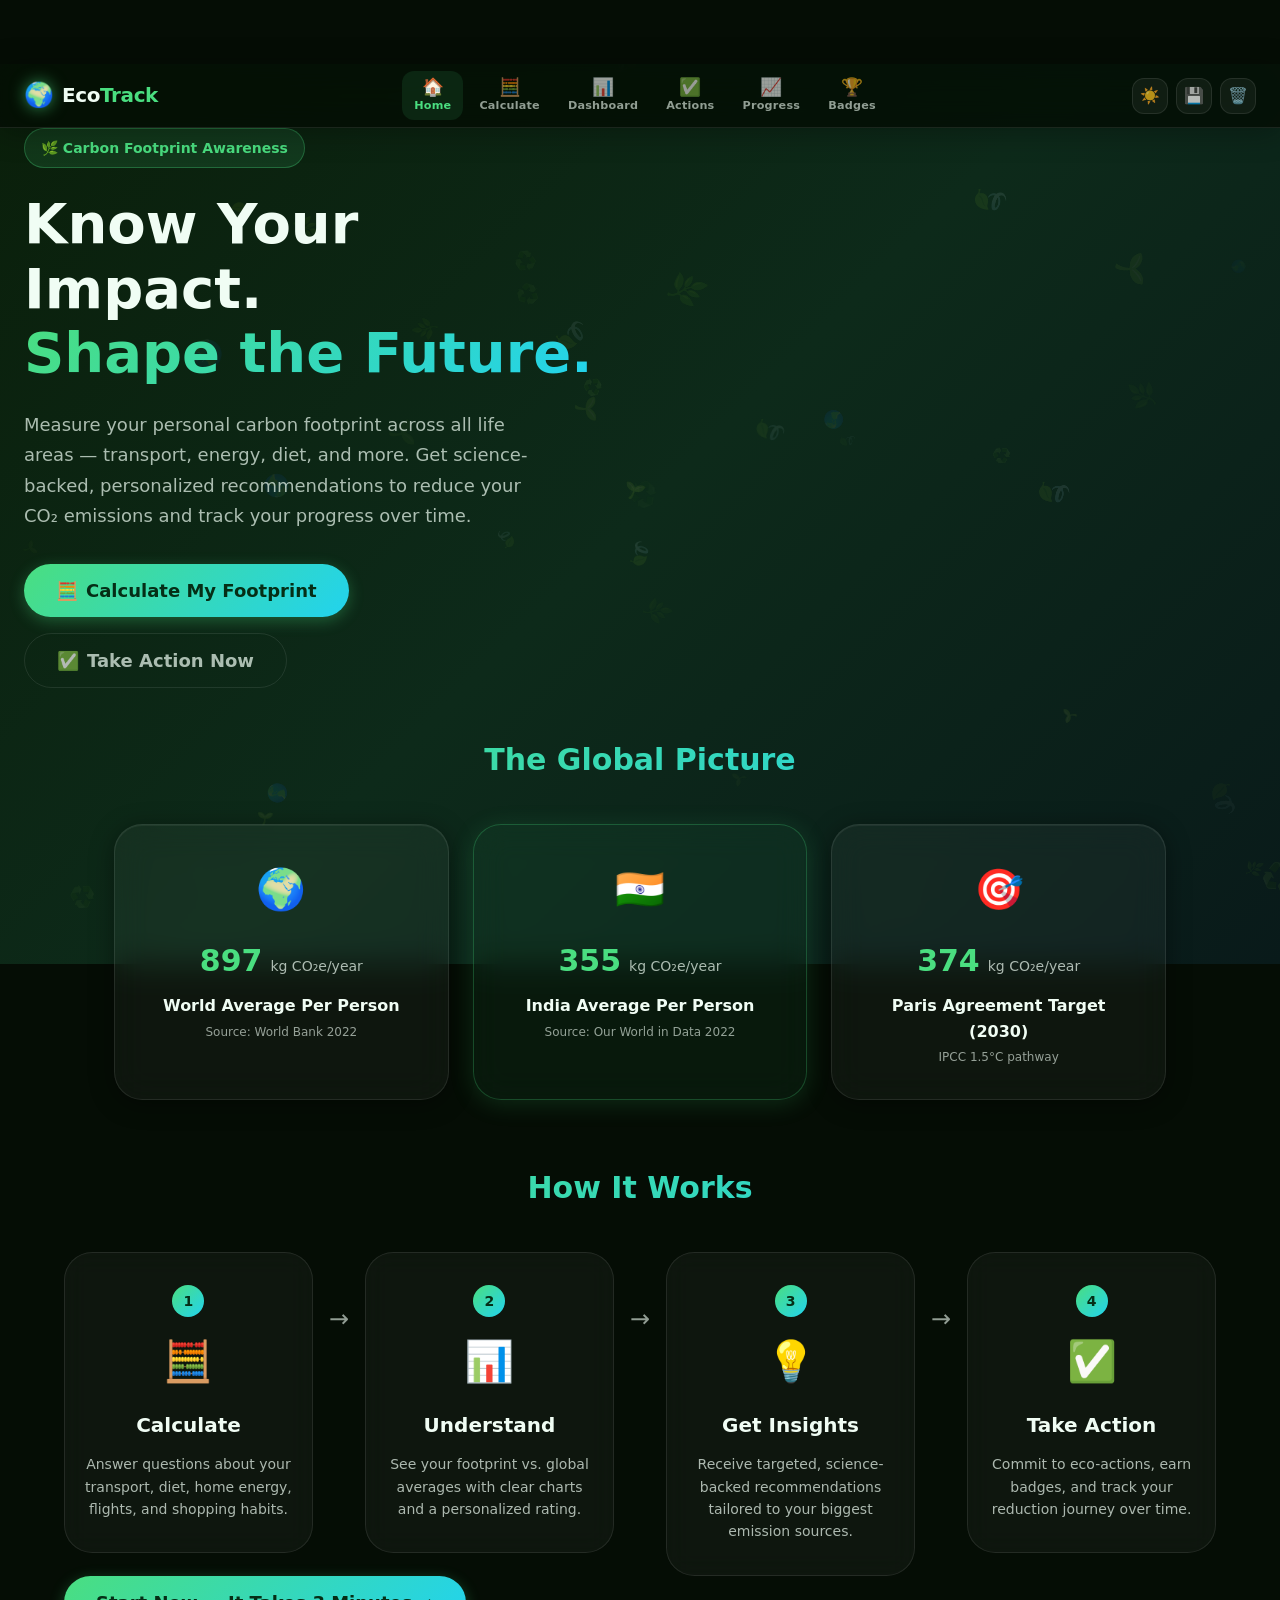
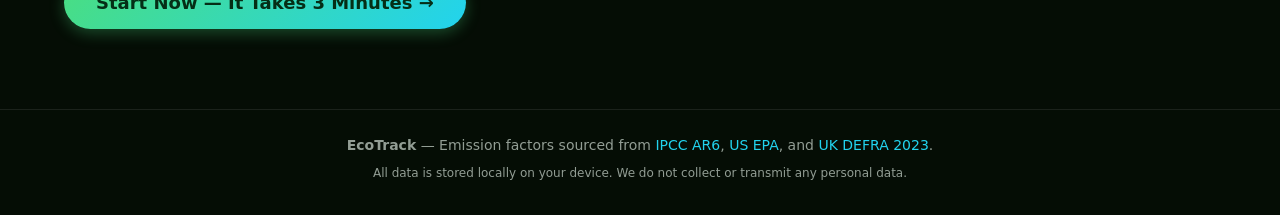
<file: index.html>
<!DOCTYPE html>
<html lang="en">
<head>
  <meta charset="UTF-8" />
  <meta name="viewport" content="width=device-width, initial-scale=1.0" />
  <!-- Security: Content Security Policy -->
  <meta http-equiv="Content-Security-Policy"
    content="default-src 'self'; style-src 'self' https://fonts.googleapis.com; font-src 'self' https://fonts.gstatic.com; script-src 'self'; img-src 'self' data:; connect-src 'none';" />
  <!-- SEO Meta Tags -->
  <title>EcoTrack — Carbon Footprint Awareness Platform</title>
  <meta name="description" content="Understand, track, and reduce your carbon footprint with EcoTrack. Get personalized insights, calculate your CO₂ emissions, and take meaningful climate action." />
  <meta name="keywords" content="carbon footprint, CO2 calculator, climate change, sustainability, eco tracker, carbon emissions" />
  <meta name="author" content="EcoTrack" />
  <!-- Open Graph -->
  <meta property="og:title" content="EcoTrack — Carbon Footprint Awareness Platform" />
  <meta property="og:description" content="Calculate and reduce your carbon footprint with personalized insights." />
  <meta property="og:type" content="website" />
  <!-- Google Fonts -->
  <link rel="preconnect" href="https://fonts.googleapis.com" />
  <link rel="preconnect" href="https://fonts.gstatic.com" crossorigin />
  <link href="https://fonts.googleapis.com/css2?family=Inter:wght@300;400;500;600;700&family=Outfit:wght@400;600;700;800&display=swap" rel="stylesheet" />
  <!-- App Stylesheet -->
  <link rel="stylesheet" href="css/styles.css" />
</head>
<body>

  <!-- Accessibility: Skip to content link -->
  <a id="skip-link" href="#main-content" class="skip-link">Skip to main content</a>

  <!-- Particle Background Canvas -->
  <canvas id="particle-canvas" class="particle-canvas" aria-hidden="true"></canvas>

  <!-- Confetti Canvas (for badge unlocks) -->
  <canvas id="confetti-canvas" class="confetti-canvas" aria-hidden="true"></canvas>

  <!-- ── HEADER ──────────────────────────────────────────────────────────── -->
  <header class="app-header" role="banner">
    <div class="header-inner">
      <!-- Logo -->
      <a href="#" class="logo logo-link" aria-label="EcoTrack Home">
        <span class="logo-icon" aria-hidden="true">🌍</span>
        <span class="logo-text">Eco<span class="logo-accent">Track</span></span>
      </a>

      <!-- Navigation -->
      <nav class="main-nav" role="navigation" aria-label="Main navigation">
        <button class="nav-tab nav-tab-active" data-page="home" aria-current="page" aria-label="Home page">
          <span class="nav-icon" aria-hidden="true">🏠</span>
          <span class="nav-label">Home</span>
        </button>
        <button class="nav-tab" data-page="calculator" aria-label="Carbon calculator">
          <span class="nav-icon" aria-hidden="true">🧮</span>
          <span class="nav-label">Calculate</span>
        </button>
        <button class="nav-tab" data-page="dashboard" aria-label="Your dashboard">
          <span class="nav-icon" aria-hidden="true">📊</span>
          <span class="nav-label">Dashboard</span>
        </button>
        <button class="nav-tab" data-page="actions" aria-label="Eco actions">
          <span class="nav-icon" aria-hidden="true">✅</span>
          <span class="nav-label">Actions</span>
        </button>
        <button class="nav-tab" data-page="progress" aria-label="Your progress">
          <span class="nav-icon" aria-hidden="true">📈</span>
          <span class="nav-label">Progress</span>
        </button>
        <button class="nav-tab" data-page="badges" aria-label="Badges and achievements">
          <span class="nav-icon" aria-hidden="true">🏆</span>
          <span class="nav-label">Badges</span>
        </button>
      </nav>

      <!-- Controls -->
      <div class="header-controls">
        <button id="theme-toggle" class="icon-btn" aria-label="Switch to light mode" title="Toggle theme">☀️</button>
        <button id="btn-export" class="icon-btn" aria-label="Export your data" title="Export data">💾</button>
        <button id="btn-reset" class="icon-btn icon-btn-danger" aria-label="Reset all data" title="Reset data">🗑️</button>
      </div>
    </div>
  </header>

  <!-- ── MAIN CONTENT ───────────────────────────────────────────────────── -->
  <main id="main-content" class="main-content" tabindex="-1">

    <!-- ═══════════════════════════════════════════════════════════════════ -->
    <!-- PAGE: HOME                                                         -->
    <!-- ═══════════════════════════════════════════════════════════════════ -->
    <section id="page-home" class="page-section page-active" aria-label="Home page" aria-hidden="false">

      <!-- Hero Section -->
      <div class="hero">
        <div class="hero-content">
          <div class="hero-badge" aria-label="Challenge badge">🌿 Carbon Footprint Awareness</div>
          <h1 class="hero-title">
            Know Your Impact.<br />
            <span class="gradient-text">Shape the Future.</span>
          </h1>
          <p class="hero-subtitle">
            Measure your personal carbon footprint across all life areas — transport, energy, diet, and more.
            Get science-backed, personalized recommendations to reduce your CO₂ emissions and track your progress over time.
          </p>
          <div class="hero-actions">
            <button id="btn-start-calculator" class="btn-primary btn-large" aria-label="Start carbon footprint calculator">
              <span aria-hidden="true">🧮</span> Calculate My Footprint
            </button>
            <button id="btn-take-action-cta" class="btn-ghost btn-large" aria-label="View eco-actions">
              <span aria-hidden="true">✅</span> Take Action Now
            </button>
          </div>
        </div>

        <!-- Earth Illustration -->
        <div class="hero-visual" aria-hidden="true">
          <div class="earth-container">
            <div class="earth-glow"></div>
            <div class="earth-emoji">🌍</div>
            <div class="orbit orbit-1">
              <div class="orbit-dot" style="--delay:0s">🌿</div>
            </div>
            <div class="orbit orbit-2">
              <div class="orbit-dot" style="--delay:-2s">♻️</div>
            </div>
            <div class="orbit orbit-3">
              <div class="orbit-dot" style="--delay:-4s">☀️</div>
            </div>
          </div>
        </div>
      </div>

      <!-- Stats Section -->
      <section id="home-stats" class="stats-section" aria-label="Global carbon footprint statistics">
        <h2 class="section-title">The Global Picture</h2>
        <div class="stats-grid">
          <article class="stat-card" aria-label="World average carbon footprint">
            <div class="stat-icon" aria-hidden="true">🌍</div>
            <div class="stat-number">
              <span id="stat-world-avg">4,800</span>
              <span class="stat-unit">kg CO₂e/year</span>
            </div>
            <div class="stat-label">World Average Per Person</div>
            <div class="stat-note">Source: World Bank 2022</div>
          </article>
          <article class="stat-card stat-card-highlight" aria-label="India average carbon footprint">
            <div class="stat-icon" aria-hidden="true">🇮🇳</div>
            <div class="stat-number">
              <span id="stat-india-avg">1,900</span>
              <span class="stat-unit">kg CO₂e/year</span>
            </div>
            <div class="stat-label">India Average Per Person</div>
            <div class="stat-note">Source: Our World in Data 2022</div>
          </article>
          <article class="stat-card" aria-label="Paris Agreement target">
            <div class="stat-icon" aria-hidden="true">🎯</div>
            <div class="stat-number">
              <span id="stat-paris-target">2,000</span>
              <span class="stat-unit">kg CO₂e/year</span>
            </div>
            <div class="stat-label">Paris Agreement Target (2030)</div>
            <div class="stat-note">IPCC 1.5°C pathway</div>
          </article>
        </div>
      </section>

      <!-- How It Works -->
      <section class="how-it-works" aria-label="How EcoTrack works">
        <h2 class="section-title">How It Works</h2>
        <div class="steps-flow">
          <div class="flow-step">
            <div class="flow-step-num" aria-hidden="true">1</div>
            <div class="flow-step-icon" aria-hidden="true">🧮</div>
            <h3 class="flow-step-title">Calculate</h3>
            <p class="flow-step-desc">Answer questions about your transport, diet, home energy, flights, and shopping habits.</p>
          </div>
          <div class="flow-arrow" aria-hidden="true">→</div>
          <div class="flow-step">
            <div class="flow-step-num" aria-hidden="true">2</div>
            <div class="flow-step-icon" aria-hidden="true">📊</div>
            <h3 class="flow-step-title">Understand</h3>
            <p class="flow-step-desc">See your footprint vs. global averages with clear charts and a personalized rating.</p>
          </div>
          <div class="flow-arrow" aria-hidden="true">→</div>
          <div class="flow-step">
            <div class="flow-step-num" aria-hidden="true">3</div>
            <div class="flow-step-icon" aria-hidden="true">💡</div>
            <h3 class="flow-step-title">Get Insights</h3>
            <p class="flow-step-desc">Receive targeted, science-backed recommendations tailored to your biggest emission sources.</p>
          </div>
          <div class="flow-arrow" aria-hidden="true">→</div>
          <div class="flow-step">
            <div class="flow-step-num" aria-hidden="true">4</div>
            <div class="flow-step-icon" aria-hidden="true">✅</div>
            <h3 class="flow-step-title">Take Action</h3>
            <p class="flow-step-desc">Commit to eco-actions, earn badges, and track your reduction journey over time.</p>
          </div>
        </div>
        <div style="text-align:center;margin-top:2.5rem;">
          <button id="btn-start-calculator-2" class="btn-primary btn-large" aria-label="Start the carbon calculator now">
            Start Now — It Takes 3 Minutes →
          </button>
        </div>
      </section>

    </section><!-- end #page-home -->


    <!-- ═══════════════════════════════════════════════════════════════════ -->
    <!-- PAGE: CALCULATOR                                                   -->
    <!-- ═══════════════════════════════════════════════════════════════════ -->
    <section id="page-calculator" class="page-section" aria-label="Carbon footprint calculator" aria-hidden="true">

      <div class="calc-container">
        <div class="calc-header">
          <h1 class="calc-title">Calculate Your Footprint</h1>
          <p class="calc-subtitle">Answer a few questions about your lifestyle. All data stays on your device.</p>
        </div>

        <!-- Progress -->
        <div class="calc-progress" role="progressbar" aria-label="Calculator progress" aria-valuemin="1" aria-valuemax="5" aria-valuenow="1">
          <div class="progress-track">
            <div id="calc-progress-bar" class="progress-fill" style="width:20%"></div>
          </div>
          <div class="progress-label">
            Step <span id="step-current">1</span> of <span id="step-total">5</span>
          </div>
          <div class="step-dots" aria-hidden="true">
            <div class="step-dot step-dot-active step-dot-current" data-step="1" title="Transport"></div>
            <div class="step-dot" data-step="2" title="Flights"></div>
            <div class="step-dot" data-step="3" title="Home Energy"></div>
            <div class="step-dot" data-step="4" title="Diet"></div>
            <div class="step-dot" data-step="5" title="Shopping"></div>
          </div>
        </div>

        <!-- ── STEP 1: TRANSPORT ── -->
        <div id="step-panel-1" class="step-panel step-panel-active" aria-hidden="false" aria-label="Step 1: Transport">
          <div class="step-heading">
            <span class="step-emoji" aria-hidden="true">🚗</span>
            <div>
              <h2 class="step-title">Transport & Commute</h2>
              <p class="step-desc">How do you get around on a typical week?</p>
            </div>
          </div>

          <div class="form-grid">
            <div class="form-group">
              <label class="form-label" for="vehicleType">Primary vehicle type</label>
              <select id="vehicleType" name="vehicleType" class="form-select" aria-describedby="vehicleType-hint">
                <option value="none">No personal vehicle</option>
                <option value="car_petrol_small">Petrol Car (Small, &lt;1.4L)</option>
                <option value="car_petrol_medium" selected>Petrol Car (Medium, 1.4–2.0L)</option>
                <option value="car_petrol_large">Petrol Car (Large, &gt;2.0L)</option>
                <option value="car_diesel_medium">Diesel Car (Medium)</option>
                <option value="car_electric">Electric Car</option>
                <option value="car_hybrid">Hybrid Car</option>
                <option value="motorcycle">Motorcycle/Scooter</option>
              </select>
              <span id="vehicleType-hint" class="form-hint">Select the vehicle you drive most often</span>
            </div>

            <div class="form-group">
              <label class="form-label" for="kmPerWeek">
                Weekly driving distance (km): <strong id="kmPerWeek-display">50</strong> km
              </label>
              <input type="range" id="kmPerWeek" name="kmPerWeek" min="0" max="1000" value="50" step="10"
                class="form-range" data-display="kmPerWeek-display" data-unit=" km"
                aria-label="Weekly driving distance in kilometres" />
              <div class="range-labels" aria-hidden="true">
                <span>0</span><span>500</span><span>1000 km</span>
              </div>
            </div>

            <div class="form-group">
              <label class="form-label" for="passengers">Average number of passengers (including yourself)</label>
              <select id="passengers" name="passengers" class="form-select">
                <option value="1" selected>Just me (1)</option>
                <option value="2">2 people</option>
                <option value="3">3 people</option>
                <option value="4">4 people</option>
                <option value="5">5+ people</option>
              </select>
            </div>

            <div class="form-group">
              <label class="form-label" for="publicTransitType">Public transit used</label>
              <select id="publicTransitType" name="publicTransitType" class="form-select">
                <option value="none">None</option>
                <option value="train_metro" selected>Metro / Suburban Train</option>
                <option value="bus_local">City Bus</option>
                <option value="train_long">Long-distance Train</option>
                <option value="auto_rickshaw">Auto-Rickshaw (CNG)</option>
              </select>
            </div>

            <div class="form-group">
              <label class="form-label" for="publicTransitKmPerWeek">
                Weekly public transit distance: <strong id="publicTransitKmPerWeek-display">20</strong> km
              </label>
              <input type="range" id="publicTransitKmPerWeek" name="publicTransitKmPerWeek"
                min="0" max="500" value="20" step="5" class="form-range"
                data-display="publicTransitKmPerWeek-display" data-unit=" km"
                aria-label="Weekly public transit distance" />
              <div class="range-labels" aria-hidden="true">
                <span>0</span><span>250</span><span>500 km</span>
              </div>
            </div>

            <div class="form-group">
              <label class="form-label" for="motorcycleKmPerWeek">
                Weekly motorcycle/scooter distance: <strong id="motorcycleKmPerWeek-display">0</strong> km
              </label>
              <input type="range" id="motorcycleKmPerWeek" name="motorcycleKmPerWeek"
                min="0" max="500" value="0" step="5" class="form-range"
                data-display="motorcycleKmPerWeek-display" data-unit=" km"
                aria-label="Weekly motorcycle distance" />
              <div class="range-labels" aria-hidden="true">
                <span>0</span><span>250</span><span>500 km</span>
              </div>
            </div>
          </div>
        </div>

        <!-- ── STEP 2: FLIGHTS ── -->
        <div id="step-panel-2" class="step-panel" aria-hidden="true" aria-label="Step 2: Flights">
          <div class="step-heading">
            <span class="step-emoji" aria-hidden="true">✈️</span>
            <div>
              <h2 class="step-title">Flights</h2>
              <p class="step-desc">How much do you fly each year? (Count round trips)</p>
            </div>
          </div>

          <div class="form-grid">
            <div class="form-group">
              <label class="form-label" for="domesticFlights">
                Domestic round trips (e.g. Delhi↔Mumbai): <strong id="domesticFlights-display">0</strong>
              </label>
              <input type="range" id="domesticFlights" name="domesticFlights"
                min="0" max="20" value="0" step="1" class="form-range"
                data-display="domesticFlights-display" data-unit=""
                aria-label="Number of domestic round trip flights per year" />
              <div class="range-labels" aria-hidden="true">
                <span>0</span><span>10</span><span>20</span>
              </div>
            </div>

            <div class="form-group">
              <label class="form-label" for="shortHaulFlights">
                Short-haul international round trips (&lt;4,000 km, e.g. India↔Dubai):
                <strong id="shortHaulFlights-display">0</strong>
              </label>
              <input type="range" id="shortHaulFlights" name="shortHaulFlights"
                min="0" max="10" value="0" step="1" class="form-range"
                data-display="shortHaulFlights-display" data-unit=""
                aria-label="Number of short-haul international round trips" />
              <div class="range-labels" aria-hidden="true">
                <span>0</span><span>5</span><span>10</span>
              </div>
            </div>

            <div class="form-group">
              <label class="form-label" for="longHaulFlights">
                Long-haul international round trips (&gt;4,000 km, e.g. India↔UK):
                <strong id="longHaulFlights-display">0</strong>
              </label>
              <input type="range" id="longHaulFlights" name="longHaulFlights"
                min="0" max="10" value="0" step="1" class="form-range"
                data-display="longHaulFlights-display" data-unit=""
                aria-label="Number of long-haul international round trips" />
              <div class="range-labels" aria-hidden="true">
                <span>0</span><span>5</span><span>10</span>
              </div>
            </div>

            <div class="form-group">
              <label class="form-label" for="classType">Typical cabin class</label>
              <select id="classType" name="classType" class="form-select">
                <option value="economy" selected>Economy</option>
                <option value="business">Business</option>
                <option value="first">First Class</option>
              </select>
            </div>
          </div>

          <div class="info-box" role="note" aria-label="Flight emissions note">
            <span aria-hidden="true">ℹ️</span>
            Aviation emissions include a <strong>radiative forcing multiplier (×2)</strong> to account for
            the extra warming effect of contrails and other non-CO₂ effects at altitude.
          </div>
        </div>

        <!-- ── STEP 3: ENERGY ── -->
        <div id="step-panel-3" class="step-panel" aria-hidden="true" aria-label="Step 3: Home Energy">
          <div class="step-heading">
            <span class="step-emoji" aria-hidden="true">⚡</span>
            <div>
              <h2 class="step-title">Home Energy</h2>
              <p class="step-desc">Your electricity and cooking fuel usage</p>
            </div>
          </div>

          <div class="form-grid">
            <div class="form-group">
              <label class="form-label" for="electricityKwh">
                Monthly electricity bill (kWh): <strong id="electricityKwh-display">150</strong> kWh
              </label>
              <input type="range" id="electricityKwh" name="electricityKwh"
                min="0" max="1000" value="150" step="10" class="form-range"
                data-display="electricityKwh-display" data-unit=" kWh"
                aria-label="Monthly electricity consumption in kWh" />
              <div class="range-labels" aria-hidden="true">
                <span>0</span><span>500</span><span>1000 kWh</span>
              </div>
              <span class="form-hint">Check your electricity bill. Avg Indian household: 90–200 kWh/month</span>
            </div>

            <div class="form-group">
              <label class="form-label" for="cookingFuel">Primary cooking fuel</label>
              <select id="cookingFuel" name="cookingFuel" class="form-select">
                <option value="lpg_cylinder_14kg" selected>LPG (Cylinder, 14.2 kg)</option>
                <option value="natural_gas_m3">Piped Natural Gas (PNG)</option>
                <option value="firewood_kg">Firewood / Biomass</option>
                <option value="kerosene_litre">Kerosene</option>
                <option value="electricity_kwh">Electric Induction / Microwave</option>
                <option value="solar_kwh">Solar Cooker</option>
              </select>
            </div>

            <div class="form-group">
              <label class="form-label" for="cookingFuelUnits">
                Monthly cooking fuel usage: <strong id="cookingFuelUnits-display">1</strong> units
              </label>
              <input type="range" id="cookingFuelUnits" name="cookingFuelUnits"
                min="0" max="10" value="1" step="0.5" class="form-range"
                data-display="cookingFuelUnits-display" data-unit=""
                aria-label="Monthly cooking fuel units consumed" />
              <div class="range-labels" aria-hidden="true">
                <span>0</span><span>5</span><span>10</span>
              </div>
              <span class="form-hint">For LPG: cylinders/month. For gas: m³/month. For wood: kg/month.</span>
            </div>

            <div class="form-group">
              <label class="form-label" for="householdSize">Household size (people sharing the home)</label>
              <select id="householdSize" name="householdSize" class="form-select">
                <option value="1">Just me (1)</option>
                <option value="2">2 people</option>
                <option value="3" selected>3 people</option>
                <option value="4">4 people</option>
                <option value="5">5 people</option>
                <option value="6">6+ people</option>
              </select>
              <span class="form-hint">Energy is divided among household members</span>
            </div>

            <div class="form-group form-group-checkbox">
              <label class="checkbox-label" for="hasSolar">
                <input type="checkbox" id="hasSolar" name="hasSolar" class="checkbox-input"
                  aria-describedby="solar-hint" />
                <span class="checkbox-custom" aria-hidden="true"></span>
                <span class="checkbox-text">My household has solar panels ☀️</span>
              </label>
              <span id="solar-hint" class="form-hint">Solar reduces your electricity emissions by ~30%</span>
            </div>
          </div>
        </div>

        <!-- ── STEP 4: DIET ── -->
        <div id="step-panel-4" class="step-panel" aria-hidden="true" aria-label="Step 4: Diet and Food">
          <div class="step-heading">
            <span class="step-emoji" aria-hidden="true">🥗</span>
            <div>
              <h2 class="step-title">Diet &amp; Food</h2>
              <p class="step-desc">What you eat has a huge impact on your carbon footprint</p>
            </div>
          </div>

          <div class="form-grid">
            <div class="form-group form-group-full">
              <label class="form-label" id="dietType-label">What best describes your diet?</label>
              <div class="diet-options" role="radiogroup" aria-labelledby="dietType-label">
                <label class="diet-option" for="diet-heavy-meat">
                  <input type="radio" id="diet-heavy-meat" name="dietType" value="heavy_meat" class="diet-radio" />
                  <span class="diet-option-inner">
                    <span class="diet-icon" aria-hidden="true">🥩</span>
                    <strong>Heavy Meat Eater</strong>
                    <span>Meat at most meals (&gt;100g/day)</span>
                    <span class="diet-impact diet-impact-high">~3,200 kg CO₂/yr</span>
                  </span>
                </label>
                <label class="diet-option" for="diet-medium-meat">
                  <input type="radio" id="diet-medium-meat" name="dietType" value="medium_meat" class="diet-radio" checked />
                  <span class="diet-option-inner">
                    <span class="diet-icon" aria-hidden="true">🍗</span>
                    <strong>Moderate Meat Eater</strong>
                    <span>Meat a few times per week</span>
                    <span class="diet-impact diet-impact-med">~2,500 kg CO₂/yr</span>
                  </span>
                </label>
                <label class="diet-option" for="diet-low-meat">
                  <input type="radio" id="diet-low-meat" name="dietType" value="low_meat" class="diet-radio" />
                  <span class="diet-option-inner">
                    <span class="diet-icon" aria-hidden="true">🐟</span>
                    <strong>Low Meat / Pescatarian</strong>
                    <span>Mostly fish, little meat</span>
                    <span class="diet-impact diet-impact-low">~1,500 kg CO₂/yr</span>
                  </span>
                </label>
                <label class="diet-option" for="diet-vegetarian">
                  <input type="radio" id="diet-vegetarian" name="dietType" value="vegetarian" class="diet-radio" />
                  <span class="diet-option-inner">
                    <span class="diet-icon" aria-hidden="true">🥦</span>
                    <strong>Vegetarian</strong>
                    <span>No meat, includes dairy/eggs</span>
                    <span class="diet-impact diet-impact-low">~1,200 kg CO₂/yr</span>
                  </span>
                </label>
                <label class="diet-option" for="diet-vegan">
                  <input type="radio" id="diet-vegan" name="dietType" value="vegan" class="diet-radio" />
                  <span class="diet-option-inner">
                    <span class="diet-icon" aria-hidden="true">🌱</span>
                    <strong>Vegan</strong>
                    <span>100% plant-based diet</span>
                    <span class="diet-impact diet-impact-lowest">~900 kg CO₂/yr</span>
                  </span>
                </label>
              </div>
            </div>

            <div class="form-group">
              <label class="form-label" for="foodWasteKgPerWeek">
                Weekly food waste: <strong id="foodWasteKgPerWeek-display">1</strong> kg/week
              </label>
              <input type="range" id="foodWasteKgPerWeek" name="foodWasteKgPerWeek"
                min="0" max="10" value="1" step="0.5" class="form-range"
                data-display="foodWasteKgPerWeek-display" data-unit=" kg"
                aria-label="Weekly food waste in kilograms" />
              <div class="range-labels" aria-hidden="true">
                <span>0 (none)</span><span>5 kg</span><span>10+ kg</span>
              </div>
            </div>

            <div class="form-group">
              <label class="form-label" for="localFoodPercent">
                % of food from local/seasonal sources: <strong id="localFoodPercent-display">20</strong>%
              </label>
              <input type="range" id="localFoodPercent" name="localFoodPercent"
                min="0" max="100" value="20" step="5" class="form-range"
                data-display="localFoodPercent-display" data-unit="%"
                aria-label="Percentage of food from local seasonal sources" />
              <div class="range-labels" aria-hidden="true">
                <span>0% (imported)</span><span>50%</span><span>100% local</span>
              </div>
            </div>
          </div>
        </div>

        <!-- ── STEP 5: SHOPPING ── -->
        <div id="step-panel-5" class="step-panel" aria-hidden="true" aria-label="Step 5: Shopping and Lifestyle">
          <div class="step-heading">
            <span class="step-emoji" aria-hidden="true">🛍️</span>
            <div>
              <h2 class="step-title">Shopping &amp; Lifestyle</h2>
              <p class="step-desc">Your consumer habits and digital footprint</p>
            </div>
          </div>

          <div class="form-grid">
            <div class="form-group">
              <label class="form-label" for="newClothingItemsPerYear">
                New clothing items bought per year: <strong id="newClothingItemsPerYear-display">12</strong>
              </label>
              <input type="range" id="newClothingItemsPerYear" name="newClothingItemsPerYear"
                min="0" max="100" value="12" step="1" class="form-range"
                data-display="newClothingItemsPerYear-display" data-unit=""
                aria-label="New clothing items per year" />
              <div class="range-labels" aria-hidden="true">
                <span>0</span><span>50</span><span>100</span>
              </div>
            </div>

            <div class="form-group form-group-checkbox">
              <label class="checkbox-label" for="isFastFashion">
                <input type="checkbox" id="isFastFashion" name="isFastFashion" class="checkbox-input" />
                <span class="checkbox-custom" aria-hidden="true"></span>
                <span class="checkbox-text">I primarily buy fast fashion 👗</span>
              </label>
              <span class="form-hint">Fast fashion items have ~2× higher emissions than durable quality clothing</span>
            </div>

            <div class="form-group">
              <label class="form-label" for="newElectronicsPerYear">
                New electronics devices purchased per year: <strong id="newElectronicsPerYear-display">1</strong>
              </label>
              <input type="range" id="newElectronicsPerYear" name="newElectronicsPerYear"
                min="0" max="10" value="1" step="1" class="form-range"
                data-display="newElectronicsPerYear-display" data-unit=""
                aria-label="New electronics per year" />
              <div class="range-labels" aria-hidden="true">
                <span>0</span><span>5</span><span>10</span>
              </div>
            </div>

            <div class="form-group">
              <label class="form-label" for="onlineOrdersPerMonth">
                Online shopping orders per month: <strong id="onlineOrdersPerMonth-display">4</strong>
              </label>
              <input type="range" id="onlineOrdersPerMonth" name="onlineOrdersPerMonth"
                min="0" max="50" value="4" step="1" class="form-range"
                data-display="onlineOrdersPerMonth-display" data-unit=""
                aria-label="Online orders per month" />
              <div class="range-labels" aria-hidden="true">
                <span>0</span><span>25</span><span>50</span>
              </div>
            </div>

            <div class="form-group">
              <label class="form-label" for="streamingHoursPerDay">
                Daily video streaming hours: <strong id="streamingHoursPerDay-display">2</strong> hrs
              </label>
              <input type="range" id="streamingHoursPerDay" name="streamingHoursPerDay"
                min="0" max="12" value="2" step="0.5" class="form-range"
                data-display="streamingHoursPerDay-display" data-unit=" hrs"
                aria-label="Daily video streaming hours" />
              <div class="range-labels" aria-hidden="true">
                <span>0</span><span>6 hrs</span><span>12 hrs</span>
              </div>
            </div>
          </div>
        </div>

        <!-- Wizard Navigation Buttons -->
        <div class="calc-nav">
          <button id="btn-prev" class="btn-ghost" disabled aria-label="Go to previous step">
            ← Previous
          </button>
          <button id="btn-next" class="btn-primary" aria-label="Go to next step">
            Next Step →
          </button>
          <button id="btn-calculate" class="btn-primary btn-calculate" style="display:none;" aria-label="Calculate my carbon footprint">
            See My Footprint →
          </button>
        </div>
      </div>
    </section><!-- end #page-calculator -->


    <!-- ═══════════════════════════════════════════════════════════════════ -->
    <!-- PAGE: DASHBOARD                                                    -->
    <!-- ═══════════════════════════════════════════════════════════════════ -->
    <section id="page-dashboard" class="page-section" aria-label="Your carbon footprint dashboard" aria-hidden="true">

      <div class="dashboard-container">
        <div class="dashboard-header">
          <h1 class="dashboard-title">Your Carbon Footprint</h1>
          <p id="dashboard-message" class="dashboard-message">Complete the calculator to see your results.</p>
        </div>

        <!-- Score row -->
        <div class="dashboard-score-row">
          <!-- Ring Chart -->
          <div class="score-card glass-card">
            <canvas id="chart-score-ring" class="score-canvas" width="280" height="280"
              role="img" aria-label="Carbon footprint score ring chart"></canvas>
            <div id="dashboard-rating" class="rating-badge" aria-live="polite">—</div>
          </div>

          <!-- Key Stats -->
          <div class="key-stats">
            <div class="key-stat glass-card" aria-label="Total annual CO2 in tonnes">
              <div class="key-stat-icon" aria-hidden="true">🌍</div>
              <div class="key-stat-value"><span id="dashboard-total-tonnes">—</span> <span class="key-stat-unit">tonnes CO₂e</span></div>
              <div class="key-stat-label">Annual Footprint</div>
            </div>
            <div class="key-stat glass-card" aria-label="vs India average">
              <div class="key-stat-icon" aria-hidden="true">🇮🇳</div>
              <div class="key-stat-value" id="stat-vs-india">—</div>
              <div class="key-stat-label">vs. India Average</div>
            </div>
            <div class="key-stat glass-card" aria-label="vs World average">
              <div class="key-stat-icon" aria-hidden="true">🌐</div>
              <div class="key-stat-value" id="stat-vs-world">—</div>
              <div class="key-stat-label">vs. World Average</div>
            </div>
            <div class="key-stat glass-card" aria-label="vs Paris Agreement target">
              <div class="key-stat-icon" aria-hidden="true">🎯</div>
              <div class="key-stat-value" id="stat-vs-paris">—</div>
              <div class="key-stat-label">vs. Paris Target</div>
            </div>
          </div>
        </div>

        <!-- Charts row -->
        <div class="charts-row">
          <div class="chart-card glass-card">
            <h2 class="chart-title">Emission Breakdown</h2>
            <canvas id="chart-category-bars" class="chart-canvas chart-canvas-bars"
              role="img" aria-label="Emission breakdown by category bar chart"></canvas>
          </div>
          <div class="chart-card glass-card">
            <h2 class="chart-title">Category Share</h2>
            <canvas id="chart-donut" class="chart-canvas chart-canvas-donut"
              role="img" aria-label="Category share donut chart"></canvas>
          </div>
          <div class="chart-card glass-card">
            <h2 class="chart-title">Global Comparison</h2>
            <canvas id="chart-comparison" class="chart-canvas chart-canvas-comparison"
              role="img" aria-label="Comparison to global benchmarks bar chart"></canvas>
          </div>
        </div>

        <!-- Offset section -->
        <div class="offset-section glass-card" aria-label="Carbon offset information">
          <h2 class="chart-title">To Offset Your Footprint</h2>
          <div class="offset-grid">
            <div class="offset-item" aria-label="Trees needed to offset">
              <span class="offset-icon" aria-hidden="true">🌳</span>
              <div class="offset-value" id="offset-trees">—</div>
              <div class="offset-label">Trees to plant</div>
            </div>
            <div class="offset-item" aria-label="Solar panel days equivalent">
              <span class="offset-icon" aria-hidden="true">☀️</span>
              <div class="offset-value" id="offset-solar">—</div>
              <div class="offset-label">Solar panel-days</div>
            </div>
          </div>
        </div>

        <!-- Insights section -->
        <section class="insights-section" aria-label="Personalized reduction insights">
          <h2 class="section-title">Your Personalized Insights</h2>
          <p class="section-subtitle">Based on your biggest emission sources, here's what will make the most difference:</p>
          <div id="insights-container" class="insights-grid" role="list" aria-label="List of personalized insights">
            <p style="color:rgba(240,253,244,0.6);text-align:center;padding:2rem;">
              Complete the calculator to see your personalized insights.
            </p>
          </div>
        </section>

        <!-- Dashboard action buttons -->
        <div class="dashboard-actions">
          <button id="btn-recalculate" class="btn-ghost" aria-label="Recalculate your footprint">
            🔄 Recalculate
          </button>
          <button id="btn-view-actions" class="btn-primary" aria-label="View and commit to eco-actions">
            ✅ Take Action
          </button>
        </div>
      </div>
    </section><!-- end #page-dashboard -->


    <!-- ═══════════════════════════════════════════════════════════════════ -->
    <!-- PAGE: ACTIONS                                                      -->
    <!-- ═══════════════════════════════════════════════════════════════════ -->
    <section id="page-actions" class="page-section" aria-label="Eco-actions tracker" aria-hidden="true">
      <div class="page-inner">
        <div class="page-header">
          <h1 class="page-title">Take Eco-Action</h1>
          <p class="page-subtitle">Commit to these actions to reduce your footprint. Track your potential annual savings.</p>
        </div>

        <!-- Savings summary bar -->
        <div class="actions-summary glass-card" aria-label="Actions progress summary">
          <div class="actions-summary-row">
            <div class="actions-summary-item">
              <span class="actions-summary-icon" aria-hidden="true">✅</span>
              <span class="actions-summary-text">
                <strong><span id="actions-count">0</span> / <span id="actions-total">19</span></strong>
                actions committed
              </span>
            </div>
            <div class="actions-summary-item">
              <span class="actions-summary-icon" aria-hidden="true">💚</span>
              <span class="actions-summary-text">
                Potential saving: <strong><span id="actions-total-savings">0</span> kg CO₂e/year</strong>
              </span>
            </div>
          </div>
          <div class="progress-track" role="progressbar"
            aria-label="Actions completion progress"
            aria-valuemin="0" aria-valuenow="0" aria-valuemax="19">
            <div id="actions-progress-bar" class="progress-fill" style="width:0%"></div>
          </div>
        </div>

        <!-- Actions list -->
        <div id="actions-container" aria-label="Eco-actions by category">
          <!-- Populated by JS -->
          <p style="color:rgba(240,253,244,0.6);text-align:center;padding:2rem;">Loading actions...</p>
        </div>
      </div>
    </section><!-- end #page-actions -->


    <!-- ═══════════════════════════════════════════════════════════════════ -->
    <!-- PAGE: PROGRESS                                                     -->
    <!-- ═══════════════════════════════════════════════════════════════════ -->
    <section id="page-progress" class="page-section" aria-label="Your progress over time" aria-hidden="true">
      <div class="page-inner">
        <div class="page-header">
          <h1 class="page-title">Your Progress</h1>
          <p class="page-subtitle">Track your carbon footprint reduction journey over time.</p>
        </div>

        <!-- Empty state -->
        <div id="progress-empty" class="empty-state" aria-label="No data yet" style="display:none;">
          <div class="empty-icon" aria-hidden="true">📊</div>
          <h2 class="empty-title">No Data Yet</h2>
          <p class="empty-desc">Complete your first carbon footprint calculation to start tracking your progress.</p>
          <button id="btn-progress-cta" class="btn-primary" aria-label="Go to calculator">
            Calculate Now →
          </button>
        </div>

        <!-- Progress charts & stats -->
        <div id="progress-charts" style="display:none;">
          <!-- Stats row -->
          <div class="progress-stats-grid">
            <div class="progress-stat glass-card" aria-label="Latest footprint">
              <div class="progress-stat-icon" aria-hidden="true">📍</div>
              <div class="progress-stat-value"><span id="progress-latest">—</span> <span class="progress-stat-unit">kg</span></div>
              <div class="progress-stat-label">Latest Footprint</div>
            </div>
            <div class="progress-stat glass-card" aria-label="Total reduction">
              <div class="progress-stat-icon" aria-hidden="true">⬇️</div>
              <div class="progress-stat-value"><span id="progress-reduction">—</span> <span class="progress-stat-unit">kg</span></div>
              <div class="progress-stat-label">Total Reduction (<span id="progress-reduction-percent">—</span>)</div>
            </div>
            <div class="progress-stat glass-card" aria-label="Average footprint">
              <div class="progress-stat-icon" aria-hidden="true">📊</div>
              <div class="progress-stat-value"><span id="progress-avg">—</span> <span class="progress-stat-unit">kg</span></div>
              <div class="progress-stat-label">Average Footprint</div>
            </div>
            <div class="progress-stat glass-card" aria-label="Times tracked">
              <div class="progress-stat-icon" aria-hidden="true">🗓️</div>
              <div class="progress-stat-value" id="progress-count">—</div>
              <div class="progress-stat-label">Times Tracked</div>
            </div>
          </div>

          <!-- Trend chart -->
          <div class="glass-card" style="padding:1.5rem;margin-bottom:1.5rem;">
            <h2 class="chart-title">Footprint Trend</h2>
            <canvas id="chart-trend" class="chart-canvas" style="height:220px;width:100%;"
              role="img" aria-label="Carbon footprint trend line chart over time"></canvas>
          </div>

          <!-- History table -->
          <div class="glass-card" style="padding:1.5rem;">
            <h2 class="chart-title">Calculation History</h2>
            <div class="table-container" role="region" aria-label="Calculation history table" tabindex="0">
              <table class="history-table" aria-label="Carbon footprint calculation history">
                <thead>
                  <tr>
                    <th scope="col" class="table-header">Date</th>
                    <th scope="col" class="table-header" style="text-align:right">Footprint (kg)</th>
                    <th scope="col" class="table-header" style="text-align:right">Tonnes</th>
                    <th scope="col" class="table-header" style="text-align:right">Change</th>
                    <th scope="col" class="table-header" style="text-align:center">Rating</th>
                  </tr>
                </thead>
                <tbody id="history-table-body">
                  <!-- Populated by JS -->
                </tbody>
              </table>
            </div>
          </div>
        </div>
      </div>
    </section><!-- end #page-progress -->


    <!-- ═══════════════════════════════════════════════════════════════════ -->
    <!-- PAGE: BADGES                                                       -->
    <!-- ═══════════════════════════════════════════════════════════════════ -->
    <section id="page-badges" class="page-section" aria-label="Badges and achievements" aria-hidden="true">
      <div class="page-inner">
        <div class="page-header">
          <h1 class="page-title">Badges &amp; Achievements</h1>
          <p class="page-subtitle">Earn badges by reducing your footprint, taking actions, and tracking regularly.</p>
        </div>

        <!-- Badge progress -->
        <div class="badges-progress glass-card" aria-label="Badge collection progress">
          <div class="badges-progress-text">
            <span>Collected: <strong><span id="badges-earned-count">0</span> / <span id="badges-total-count">15</span></strong> badges</span>
          </div>
          <div class="progress-track" role="progressbar" aria-label="Badge progress" aria-valuemin="0" aria-valuenow="0" aria-valuemax="15">
            <div id="badges-progress-bar" class="progress-fill" style="width:0%"></div>
          </div>
        </div>

        <!-- Rarity legend -->
        <div class="rarity-legend" aria-label="Badge rarity legend">
          <span class="rarity-item rarity-common">● Common</span>
          <span class="rarity-item rarity-uncommon">● Uncommon</span>
          <span class="rarity-item rarity-rare">● Rare</span>
          <span class="rarity-item rarity-legendary">● Legendary</span>
        </div>

        <!-- Badges grid -->
        <div id="badges-grid" class="badges-grid" role="list" aria-label="Badge collection">
          <!-- Populated by JS -->
        </div>
      </div>
    </section><!-- end #page-badges -->

  </main>

  <!-- ── BADGE MODAL ─────────────────────────────────────────────────────── -->
  <div id="badge-modal" class="modal-overlay" role="dialog" aria-modal="true" aria-label="Badge detail" aria-hidden="true">
    <div class="modal-box glass-card">
      <button id="modal-close" class="modal-close-btn" aria-label="Close badge detail modal">×</button>
      <div class="modal-badge-icon" id="modal-badge-icon" aria-hidden="true">🏆</div>
      <h2 class="modal-badge-name" id="modal-badge-name">Badge Name</h2>
      <div class="modal-badge-rarity" id="modal-badge-rarity">Common</div>
      <p class="modal-badge-desc" id="modal-badge-desc">Badge description.</p>
      <div class="modal-badge-status" id="modal-badge-status" aria-live="polite">—</div>
    </div>
  </div>

  <!-- ── TOAST CONTAINER ────────────────────────────────────────────────── -->
  <div id="toast-container" class="toast-container" aria-live="polite" aria-atomic="false" role="region" aria-label="Notifications"></div>

  <!-- ── FOOTER ──────────────────────────────────────────────────────────── -->
  <footer class="app-footer" role="contentinfo">
    <div class="footer-inner">
      <p class="footer-text">
        <strong>EcoTrack</strong> — Emission factors sourced from
        <a href="https://www.ipcc.ch/" rel="noopener noreferrer" target="_blank" class="footer-link">IPCC AR6</a>,
        <a href="https://www.epa.gov/ghgemissions" rel="noopener noreferrer" target="_blank" class="footer-link">US EPA</a>,
        and <a href="https://www.gov.uk/government/publications/greenhouse-gas-reporting-conversion-factors-2023" rel="noopener noreferrer" target="_blank" class="footer-link">UK DEFRA 2023</a>.
      </p>
      <p class="footer-text footer-note">All data is stored locally on your device. We do not collect or transmit any personal data.</p>
    </div>
  </footer>

  <!-- ── SCRIPTS (load order matters) ──────────────────────────────────── -->
  <script src="js/storage.js"></script>
  <script src="js/calculator.js"></script>
  <script src="js/charts.js"></script>
  <script src="js/gamification.js"></script>
  <script src="js/insights.js"></script>
  <script src="js/app.js"></script>

</body>
</html>
</file>
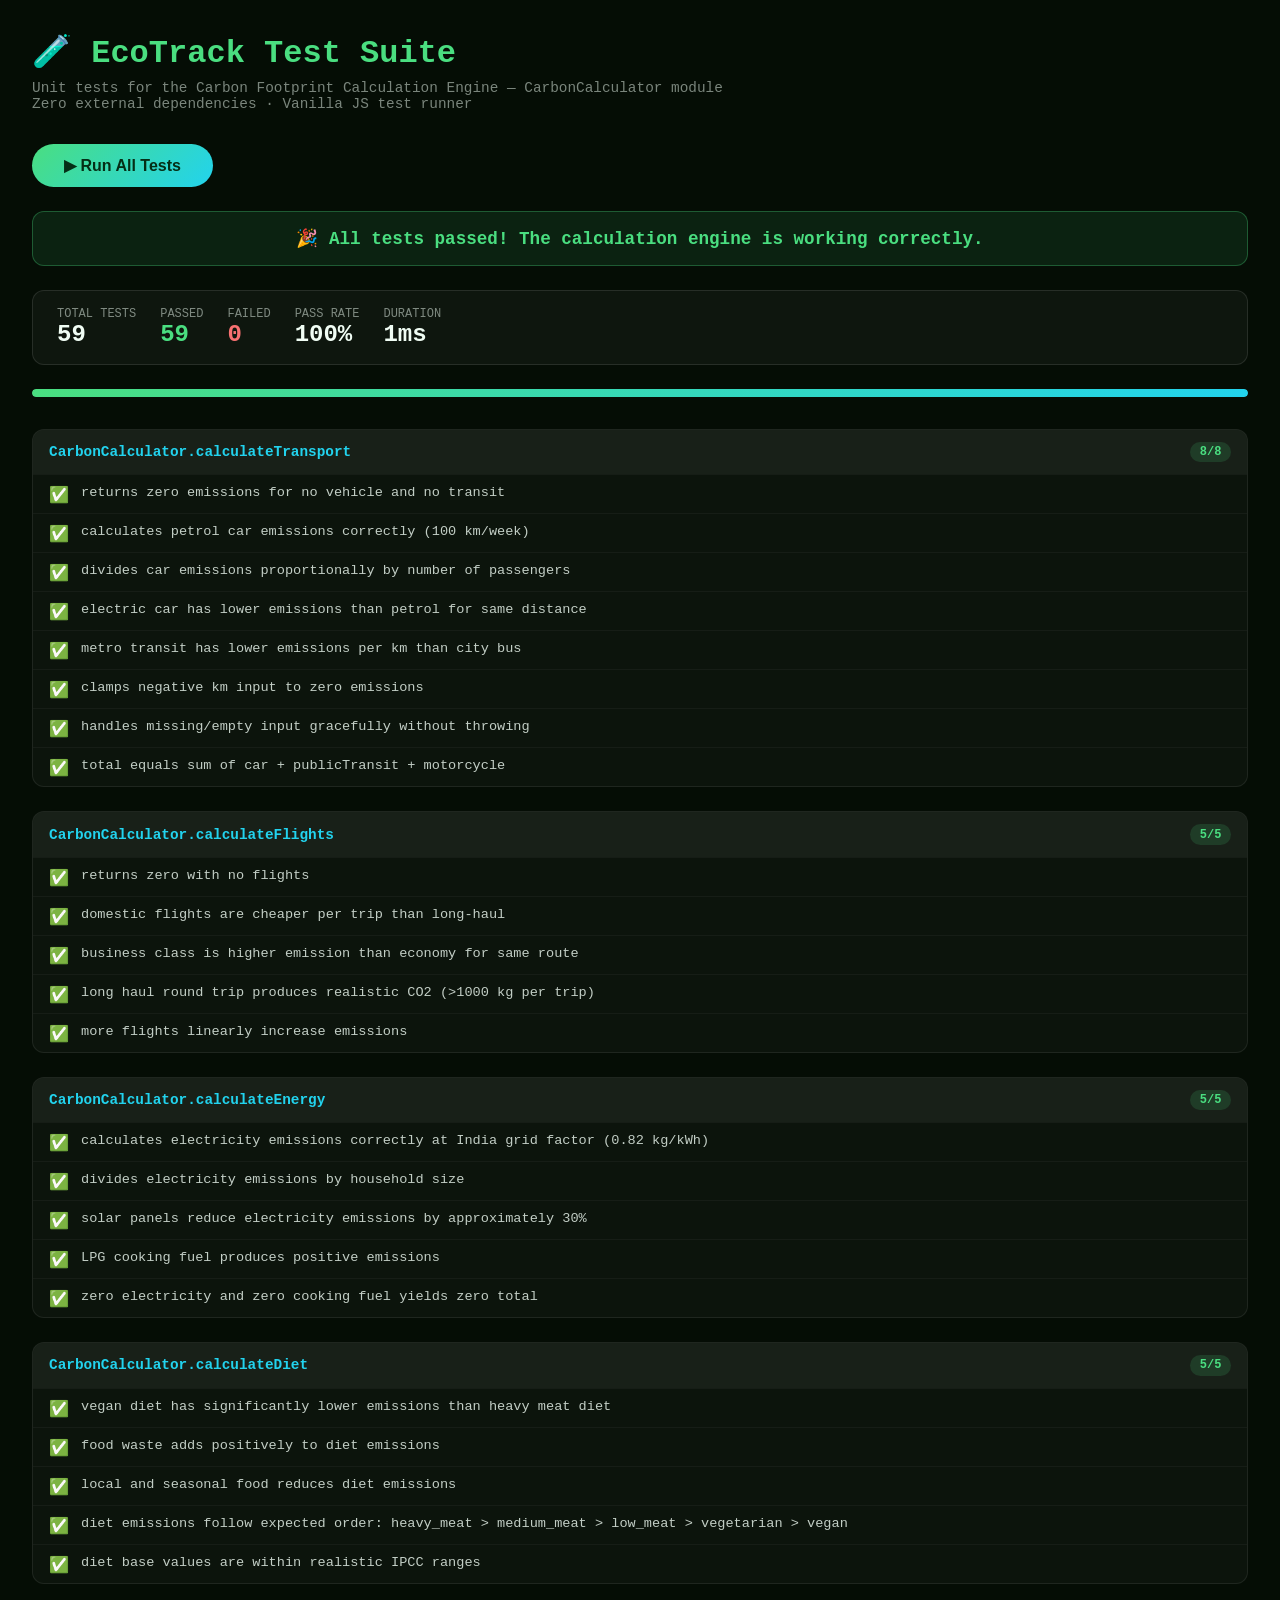
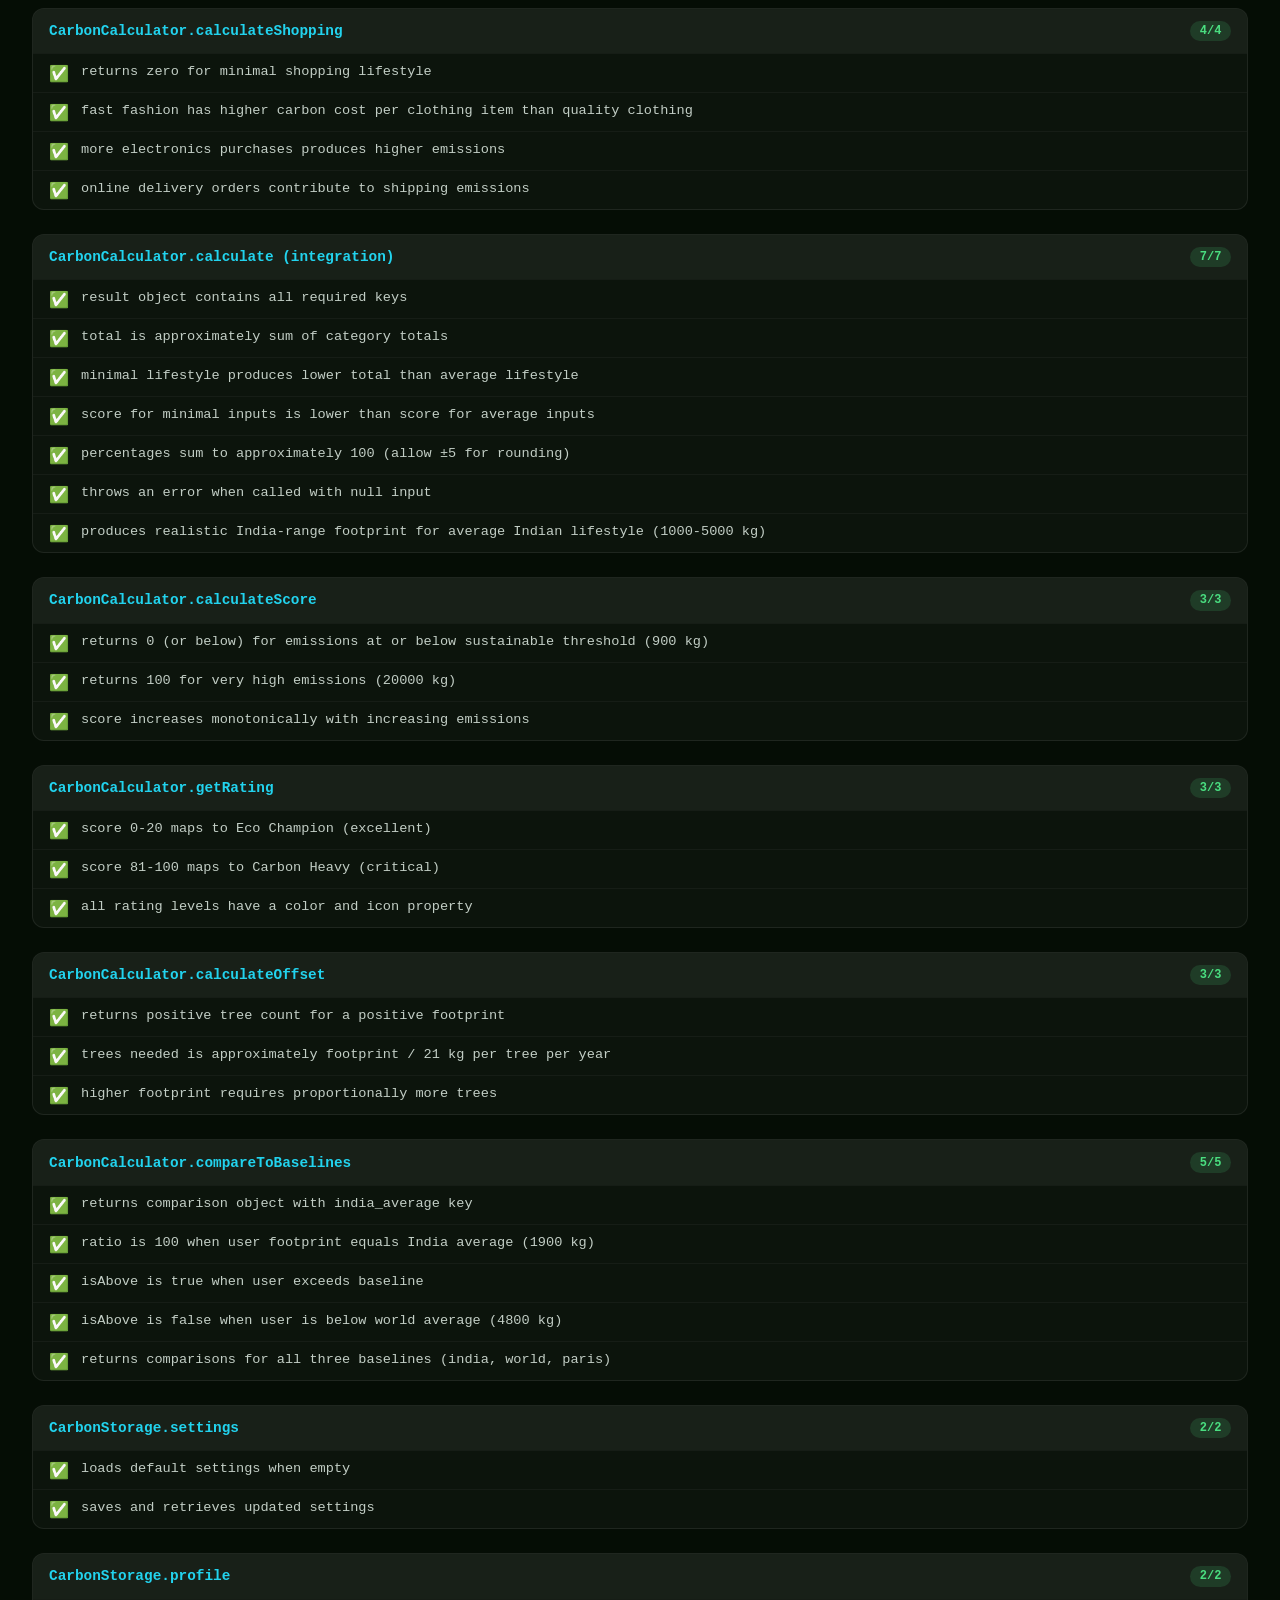
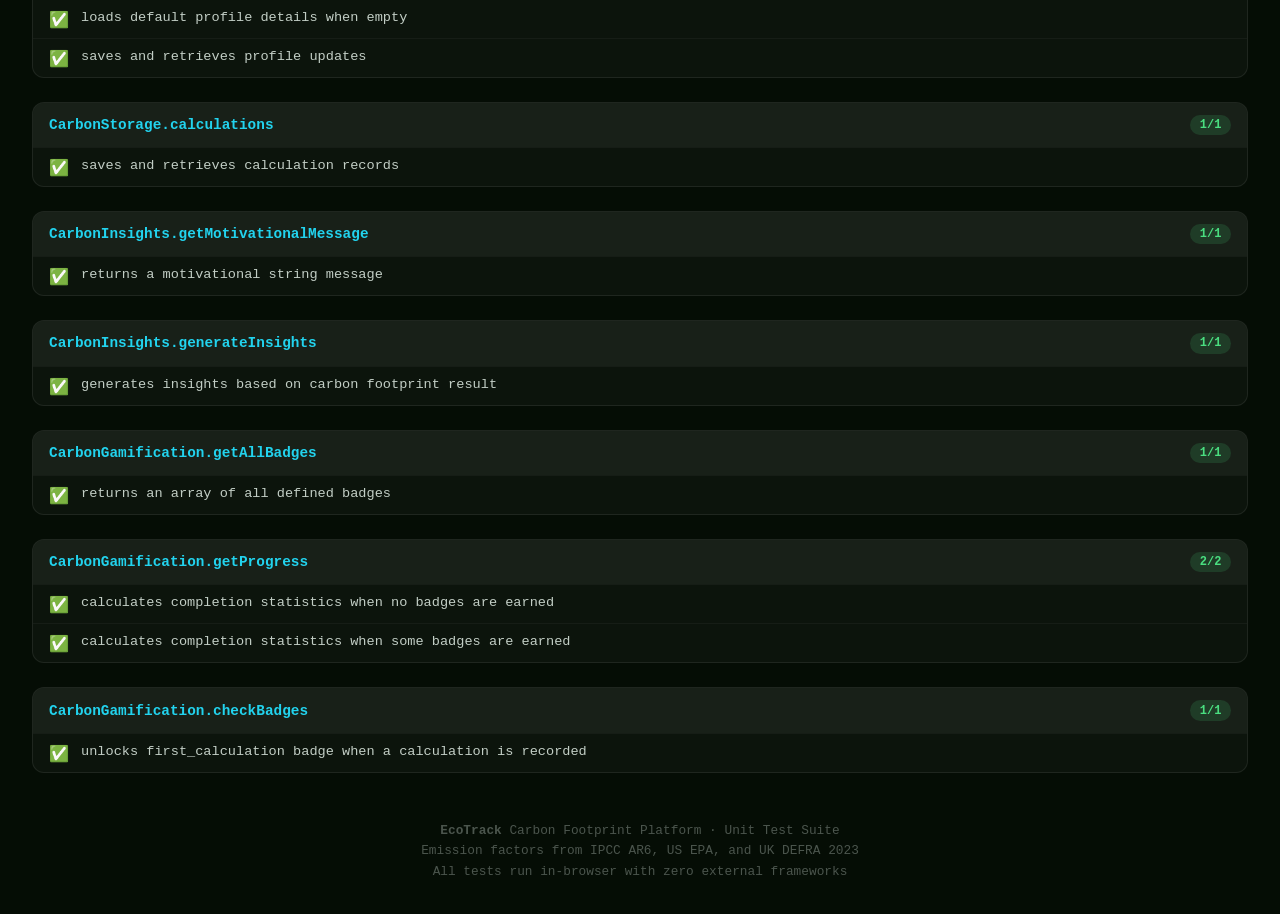
<file: tests/test-runner.html>
<!DOCTYPE html>
<html lang="en">
<head>
  <meta charset="UTF-8" />
  <meta name="viewport" content="width=device-width, initial-scale=1.0" />
  <meta http-equiv="Content-Security-Policy"
    content="default-src 'self'; style-src 'unsafe-inline' 'self'; script-src 'self' 'unsafe-inline';" />
  <title>EcoTrack — Test Suite</title>
  <style>
    *, *::before, *::after { box-sizing: border-box; margin: 0; padding: 0; }
    body {
      font-family: 'Courier New', Courier, monospace;
      background: #050d05;
      color: #f0fdf4;
      padding: 2rem;
      min-height: 100vh;
    }
    h1 { font-size: 2rem; font-weight: 800; color: #4ade80; margin-bottom: 0.5rem; }
    .subtitle { color: rgba(240,253,244,0.5); margin-bottom: 2rem; font-size: 0.9rem; }

    .summary {
      display: flex;
      gap: 1.5rem;
      margin-bottom: 1.5rem;
      padding: 1rem 1.5rem;
      background: rgba(255,255,255,0.04);
      border: 1px solid rgba(255,255,255,0.1);
      border-radius: 12px;
      flex-wrap: wrap;
    }
    .summary-item { display: flex; flex-direction: column; }
    .summary-label { font-size: 0.75rem; color: rgba(240,253,244,0.5); text-transform: uppercase; }
    .summary-value { font-size: 1.5rem; font-weight: 700; }
    .passed  { color: #4ade80; }
    .failed  { color: #f87171; }

    .progress-bar {
      height: 8px;
      background: rgba(255,255,255,0.08);
      border-radius: 99px;
      overflow: hidden;
      margin-bottom: 2rem;
    }
    .progress-fill {
      height: 100%;
      border-radius: 99px;
      transition: width 0.5s ease;
    }

    .suite {
      margin-bottom: 1.5rem;
      background: rgba(255,255,255,0.03);
      border: 1px solid rgba(255,255,255,0.08);
      border-radius: 12px;
      overflow: hidden;
    }
    .suite-header {
      padding: 0.75rem 1rem;
      background: rgba(255,255,255,0.05);
      font-weight: 700;
      font-size: 0.9rem;
      color: #22d3ee;
      display: flex;
      justify-content: space-between;
      align-items: center;
    }
    .test-row {
      display: flex;
      align-items: flex-start;
      gap: 0.75rem;
      padding: 0.5rem 1rem;
      border-top: 1px solid rgba(255,255,255,0.04);
      font-size: 0.85rem;
    }
    .test-icon { font-size: 1rem; flex-shrink: 0; margin-top: 2px; }
    .test-name { flex: 1; color: rgba(240,253,244,0.8); line-height: 1.5; }
    .test-error {
      font-size: 0.78rem;
      color: #f87171;
      background: rgba(248,113,113,0.08);
      border: 1px solid rgba(248,113,113,0.2);
      padding: 0.3rem 0.6rem;
      border-radius: 6px;
      max-width: 450px;
      word-break: break-word;
    }

    .run-btn {
      display: inline-flex;
      align-items: center;
      gap: 0.5rem;
      padding: 0.75rem 2rem;
      background: linear-gradient(135deg, #4ade80, #22d3ee);
      color: #052e16;
      font-weight: 700;
      border: none;
      border-radius: 99px;
      cursor: pointer;
      font-size: 1rem;
      margin-bottom: 1.5rem;
      transition: all 0.2s ease;
    }
    .run-btn:hover { transform: translateY(-2px); box-shadow: 0 4px 20px rgba(74,222,128,0.4); }
    .run-btn:active { transform: translateY(0); }
    .run-btn:focus-visible { outline: 2px solid #22d3ee; outline-offset: 3px; }

    #results { display: none; }

    .badge {
      display: inline-flex;
      align-items: center;
      padding: 0.2rem 0.6rem;
      border-radius: 99px;
      font-size: 0.75rem;
      font-weight: 700;
    }
    .badge-pass { background: rgba(74,222,128,0.15); color: #4ade80; }
    .badge-fail { background: rgba(248,113,113,0.15); color: #f87171; }

    footer {
      margin-top: 3rem;
      text-align: center;
      color: rgba(240,253,244,0.3);
      font-size: 0.8rem;
      line-height: 1.6;
    }

    .all-pass-banner {
      padding: 1rem 1.5rem;
      background: rgba(74,222,128,0.1);
      border: 1px solid rgba(74,222,128,0.3);
      border-radius: 12px;
      color: #4ade80;
      font-weight: 700;
      font-size: 1.1rem;
      text-align: center;
      margin-bottom: 1.5rem;
    }
  </style>
</head>
<body>

  <h1>&#129514; EcoTrack Test Suite</h1>
  <p class="subtitle">
    Unit tests for the Carbon Footprint Calculation Engine &mdash; CarbonCalculator module<br/>
    Zero external dependencies &middot; Vanilla JS test runner
  </p>

  <button class="run-btn" id="run-btn" aria-label="Run all unit tests">
    &#9654; Run All Tests
  </button>

  <div id="results" role="region" aria-label="Test results" aria-live="polite">
    <div id="all-pass-banner" class="all-pass-banner" style="display:none;" role="status" aria-label="All tests passed">
      &#127881; All tests passed! The calculation engine is working correctly.
    </div>

    <div class="summary" id="summary" aria-label="Test results summary">
      <div class="summary-item">
        <span class="summary-label">Total Tests</span>
        <span class="summary-value" id="total">0</span>
      </div>
      <div class="summary-item">
        <span class="summary-label">Passed</span>
        <span class="summary-value passed" id="passed">0</span>
      </div>
      <div class="summary-item">
        <span class="summary-label">Failed</span>
        <span class="summary-value failed" id="failed">0</span>
      </div>
      <div class="summary-item">
        <span class="summary-label">Pass Rate</span>
        <span class="summary-value" id="rate">0%</span>
      </div>
      <div class="summary-item">
        <span class="summary-label">Duration</span>
        <span class="summary-value" id="duration">0ms</span>
      </div>
    </div>

    <div class="progress-bar"
      role="progressbar"
      aria-label="Test pass rate"
      aria-valuemin="0"
      aria-valuemax="100"
      id="prog-bar-wrap">
      <div class="progress-fill" id="prog-bar" style="width:0%;"></div>
    </div>

    <div id="test-output" aria-label="Individual test results"></div>
  </div>

  <!-- Dependencies (same as main app) -->
  <script src="../js/storage.js"></script>
  <script src="../js/calculator.js"></script>
  <script src="../js/insights.js"></script>
  <script src="../js/gamification.js"></script>

  <!-- Test files (define tests synchronously) -->
  <script src="calculator.test.js"></script>
  <script src="storage.test.js"></script>
  <script src="insights.test.js"></script>
  <script src="gamification.test.js"></script>

  <script>
    'use strict';

    function escHtml(str) {
      return String(str)
        .replace(/&/g, '&amp;')
        .replace(/</g, '&lt;')
        .replace(/>/g, '&gt;')
        .replace(/"/g, '&quot;');
    }

    function runTests() {
      var startTime = Date.now();

      // Get results from the test file (already ran on script load)
      var results = TestRunner.getResults();

      if (!results || results.length === 0) {
        document.getElementById('test-output').innerHTML =
          '<p style="color:#f87171;padding:1rem;">No tests found. Make sure calculator.test.js loaded correctly.</p>';
        document.getElementById('results').style.display = 'block';
        return;
      }

      var duration = Date.now() - startTime;
      var passedCount = results.filter(function (r) { return r.passed; }).length;
      var failedCount = results.length - passedCount;
      var passRate = results.length > 0 ? Math.round((passedCount / results.length) * 100) : 0;

      // Update summary stats
      document.getElementById('total').textContent = results.length;
      document.getElementById('passed').textContent = passedCount;
      document.getElementById('failed').textContent = failedCount;
      document.getElementById('rate').textContent = passRate + '%';
      document.getElementById('duration').textContent = duration + 'ms';

      // Progress bar color
      var bar = document.getElementById('prog-bar');
      bar.style.width = passRate + '%';
      if (passRate === 100) {
        bar.style.background = 'linear-gradient(135deg, #4ade80, #22d3ee)';
      } else if (passRate >= 80) {
        bar.style.background = 'linear-gradient(135deg, #fbbf24, #fb923c)';
      } else {
        bar.style.background = 'linear-gradient(135deg, #f87171, #ef4444)';
      }
      document.getElementById('prog-bar-wrap').setAttribute('aria-valuenow', passRate);

      // All-pass banner
      if (passedCount === results.length) {
        document.getElementById('all-pass-banner').style.display = 'block';
      }

      // Group by test suite
      var suites = {};
      results.forEach(function (r) {
        if (!suites[r.suite]) { suites[r.suite] = []; }
        suites[r.suite].push(r);
      });

      // Render results HTML
      var html = '';
      Object.keys(suites).forEach(function (suiteName) {
        var suiteTests = suites[suiteName];
        var suitePassed = suiteTests.filter(function (t) { return t.passed; }).length;
        var suiteAll = suiteTests.length;
        var allOk = suitePassed === suiteAll;

        html += '<section class="suite" aria-label="Test suite: ' + escHtml(suiteName) + '">';
        html += '<div class="suite-header">';
        html += '<span>' + escHtml(suiteName) + '</span>';
        html += '<span class="badge ' + (allOk ? 'badge-pass' : 'badge-fail') + '">' + suitePassed + '/' + suiteAll + '</span>';
        html += '</div>';

        suiteTests.forEach(function (test) {
          html += '<div class="test-row" role="listitem">';
          html += '<span class="test-icon" aria-hidden="true">' + (test.passed ? '&#9989;' : '&#10060;') + '</span>';
          html += '<span class="test-name">' + escHtml(test.name) + '</span>';
          if (test.error) {
            html += '<span class="test-error" role="alert">' + escHtml(test.error) + '</span>';
          }
          html += '</div>';
        });

        html += '</section>';
      });

      document.getElementById('test-output').innerHTML = html;
      document.getElementById('results').style.display = 'block';

      // Log summary to console for automated CI inspection
      console.log('[EcoTrack Tests] Total: ' + results.length + ', Passed: ' + passedCount + ', Failed: ' + failedCount + ', Rate: ' + passRate + '%');
    }

    // Auto-run immediately after all scripts load
    window.addEventListener('load', function () {
      runTests();

      const runBtn = document.getElementById('run-btn');
      if (runBtn) {
        runBtn.addEventListener('click', runTests);
      }
    });
  </script>

  <footer>
    <strong>EcoTrack</strong> Carbon Footprint Platform &middot; Unit Test Suite<br/>
    Emission factors from IPCC AR6, US EPA, and UK DEFRA 2023<br/>
    All tests run in-browser with zero external frameworks
  </footer>

</body>
</html>
</file>
<file: css/styles.css>
/* ═══════════════════════════════════════════════════════════════════════════
   EcoTrack — Carbon Footprint Platform · Global Design System
   Premium glassmorphism dark-mode design with WCAG 2.1 AA compliance
   ═══════════════════════════════════════════════════════════════════════════ */

/* ── 1. Design Tokens ─────────────────────────────────────────────────────── */
:root {
  /* Colors */
  --color-bg-primary:      #050d05;
  --color-bg-secondary:    #0d1a0d;
  --color-bg-card:         rgba(255, 255, 255, 0.04);
  --color-glass-border:    rgba(255, 255, 255, 0.09);
  --color-glass-shadow:    rgba(0, 0, 0, 0.5);

  --color-accent-green:    #4ade80;
  --color-accent-teal:     #22d3ee;
  --color-accent-yellow:   #fbbf24;
  --color-accent-red:      #f87171;
  --color-accent-purple:   #c084fc;
  --color-accent-blue:     #60a5fa;

  --color-text-primary:    #f0fdf4;
  --color-text-secondary:  rgba(240, 253, 244, 0.70);
  --color-text-muted:      rgba(240, 253, 244, 0.60);
  --color-text-accent:     #4ade80;

  /* Gradients */
  --gradient-hero:         linear-gradient(135deg, #0a1f0a 0%, #0d2a1a 50%, #091a1a 100%);
  --gradient-green:        linear-gradient(135deg, #4ade80, #22d3ee);
  --gradient-card:         linear-gradient(135deg, rgba(255,255,255,0.05) 0%, rgba(255,255,255,0.02) 100%);
  --gradient-glow-green:   radial-gradient(circle at center, rgba(74,222,128,0.15) 0%, transparent 70%);

  /* Typography */
  --font-heading:   'Outfit', 'Inter', system-ui, sans-serif;
  --font-body:      'Inter', system-ui, -apple-system, sans-serif;

  --text-xs:    0.75rem;
  --text-sm:    0.875rem;
  --text-base:  1rem;
  --text-lg:    1.125rem;
  --text-xl:    1.25rem;
  --text-2xl:   1.5rem;
  --text-3xl:   1.875rem;
  --text-4xl:   2.25rem;
  --text-5xl:   3rem;

  /* Spacing */
  --space-1:   0.25rem;
  --space-2:   0.5rem;
  --space-3:   0.75rem;
  --space-4:   1rem;
  --space-5:   1.25rem;
  --space-6:   1.5rem;
  --space-8:   2rem;
  --space-10:  2.5rem;
  --space-12:  3rem;
  --space-16:  4rem;
  --space-20:  5rem;

  /* Borders & Radius */
  --radius-sm:   0.375rem;
  --radius-md:   0.75rem;
  --radius-lg:   1.25rem;
  --radius-xl:   1.75rem;
  --radius-full: 9999px;

  /* Shadows */
  --shadow-card:    0 4px 24px rgba(0,0,0,0.4), 0 1px 0 rgba(255,255,255,0.06) inset;
  --shadow-glow:    0 0 30px rgba(74,222,128,0.15);
  --shadow-hover:   0 8px 40px rgba(0,0,0,0.5), 0 0 20px rgba(74,222,128,0.1);

  /* Transitions */
  --transition-fast:   150ms ease;
  --transition-base:   250ms ease;
  --transition-slow:   400ms ease;

  /* Header height */
  --header-h: 64px;
}

/* Light theme overrides */
.light-theme {
  --color-bg-primary:     #f0fdf4;
  --color-bg-secondary:   #dcfce7;
  --color-glass-border:   rgba(0, 0, 0, 0.08);
  --color-glass-shadow:   rgba(0, 0, 0, 0.15);
  --color-text-primary:   #052e16;
  --color-text-secondary: rgba(5, 46, 22, 0.70);
  --color-text-muted:     rgba(5, 46, 22, 0.60);
  --gradient-hero:        linear-gradient(135deg, #dcfce7 0%, #d1fae5 50%, #ecfdf5 100%);
  --color-bg-card:        rgba(255,255,255,0.60);
  --shadow-card:          0 4px 24px rgba(0,0,0,0.08), 0 1px 0 rgba(255,255,255,0.8) inset;
}

/* ── 2. Reset & Base ──────────────────────────────────────────────────────── */
*, *::before, *::after {
  box-sizing: border-box;
  margin: 0;
  padding: 0;
}

html {
  scroll-behavior: smooth;
  font-size: 16px;
  -webkit-text-size-adjust: 100%;
}

body {
  font-family: var(--font-body);
  font-size: var(--text-base);
  line-height: 1.6;
  color: var(--color-text-primary);
  background: var(--color-bg-primary);
  background-image: var(--gradient-hero);
  background-attachment: fixed;
  min-height: 100vh;
  overflow-x: hidden;
  -webkit-font-smoothing: antialiased;
}

/* ── 3. Accessibility ─────────────────────────────────────────────────────── */

/* Skip link */
.skip-link {
  position: absolute;
  top: -100%;
  left: var(--space-4);
  background: var(--color-accent-green);
  color: #052e16;
  font-weight: 700;
  padding: var(--space-3) var(--space-6);
  border-radius: var(--radius-md);
  text-decoration: none;
  z-index: 10000;
  transition: top var(--transition-fast);
}
.skip-link:focus {
  top: var(--space-4);
  outline: 3px solid #052e16;
  outline-offset: 2px;
}

/* Focus styles — WCAG 2.1 AA */
:focus {
  outline: 2px solid var(--color-accent-teal);
  outline-offset: 3px;
  border-radius: var(--radius-sm);
}
:focus:not(:focus-visible) {
  outline: none;
}
:focus-visible {
  outline: 2px solid var(--color-accent-teal);
  outline-offset: 3px;
  border-radius: var(--radius-sm);
}

/* Reduced motion */
@media (prefers-reduced-motion: reduce) {
  *, *::before, *::after {
    animation-duration: 0.01ms !important;
    animation-iteration-count: 1 !important;
    transition-duration: 0.01ms !important;
  }
  .particle-canvas { display: none; }
}

/* High contrast text */
.sr-only {
  position: absolute;
  width: 1px;
  height: 1px;
  padding: 0;
  margin: -1px;
  overflow: hidden;
  clip: rect(0,0,0,0);
  white-space: nowrap;
  border: 0;
}

/* ── 4. Backgrounds ───────────────────────────────────────────────────────── */
.particle-canvas {
  position: fixed;
  inset: 0;
  z-index: 0;
  pointer-events: none;
  opacity: 0.6;
}

.confetti-canvas {
  position: fixed;
  inset: 0;
  z-index: 9999;
  pointer-events: none;
}

/* ── 5. Header ────────────────────────────────────────────────────────────── */
.app-header {
  position: sticky;
  top: 0;
  z-index: 100;
  height: var(--header-h);
  background: rgba(5, 13, 5, 0.85);
  backdrop-filter: blur(20px) saturate(180%);
  -webkit-backdrop-filter: blur(20px) saturate(180%);
  border-bottom: 1px solid var(--color-glass-border);
  box-shadow: 0 4px 30px rgba(0,0,0,0.3);
}

.header-inner {
  max-width: 1400px;
  margin: 0 auto;
  height: 100%;
  display: flex;
  align-items: center;
  gap: var(--space-6);
  padding: 0 var(--space-6);
}

/* Logo */
.logo {
  display: flex;
  align-items: center;
  gap: var(--space-2);
  text-decoration: none;
  flex-shrink: 0;
}
.logo-icon { font-size: 1.5rem; filter: drop-shadow(0 0 8px rgba(74,222,128,0.6)); }
.logo-text  {
  font-family: var(--font-heading);
  font-size: var(--text-xl);
  font-weight: 700;
  color: var(--color-text-primary);
  letter-spacing: -0.02em;
}
.logo-accent { color: var(--color-accent-green); }

/* Nav */
.main-nav {
  display: flex;
  align-items: center;
  gap: var(--space-1);
  flex: 1;
  justify-content: center;
}

.nav-tab {
  display: flex;
  flex-direction: column;
  align-items: center;
  gap: 2px;
  padding: var(--space-2) var(--space-3);
  background: transparent;
  border: none;
  border-radius: var(--radius-md);
  color: var(--color-text-muted);
  font-family: var(--font-body);
  font-size: var(--text-xs);
  font-weight: 500;
  cursor: pointer;
  transition: all var(--transition-fast);
  white-space: nowrap;
  min-width: 56px;
}
.nav-tab:hover {
  color: var(--color-text-primary);
  background: rgba(255,255,255,0.06);
}
.nav-tab-active {
  color: var(--color-accent-green);
  background: rgba(74, 222, 128, 0.1);
}
.nav-icon { font-size: 1.1rem; line-height: 1; }
.nav-label { font-size: 0.7rem; font-weight: 600; letter-spacing: 0.02em; }

/* Header controls */
.header-controls { display: flex; gap: var(--space-2); flex-shrink: 0; }
.icon-btn {
  display: flex;
  align-items: center;
  justify-content: center;
  width: 36px;
  height: 36px;
  background: rgba(255,255,255,0.05);
  border: 1px solid var(--color-glass-border);
  border-radius: var(--radius-md);
  cursor: pointer;
  font-size: 1rem;
  transition: all var(--transition-fast);
  color: var(--color-text-secondary);
}
.icon-btn:hover { background: rgba(255,255,255,0.12); border-color: rgba(255,255,255,0.2); }
.icon-btn-danger:hover { background: rgba(248,113,113,0.15); border-color: rgba(248,113,113,0.4); }

/* ── 6. Main Content & Page Sections ──────────────────────────────────────── */
.main-content {
  position: relative;
  z-index: 1;
  min-height: calc(100vh - var(--header-h) - 80px);
}

.page-section {
  display: none;
  opacity: 0;
  transform: translateY(12px);
  transition: opacity var(--transition-slow), transform var(--transition-slow);
}
.page-active {
  display: block;
  opacity: 1;
  transform: translateY(0);
  animation: pageIn var(--transition-slow) ease forwards;
}
@keyframes pageIn {
  from { opacity: 0; transform: translateY(16px); }
  to   { opacity: 1; transform: translateY(0); }
}

/* Page layout wrappers */
.page-inner {
  max-width: 1100px;
  margin: 0 auto;
  padding: var(--space-8) var(--space-6);
}

.page-header {
  text-align: center;
  margin-bottom: var(--space-10);
}
.page-title {
  font-family: var(--font-heading);
  font-size: var(--text-4xl);
  font-weight: 800;
  color: var(--color-text-primary);
  line-height: 1.2;
  margin-bottom: var(--space-3);
  background: var(--gradient-green);
  -webkit-background-clip: text;
  -webkit-text-fill-color: transparent;
  background-clip: text;
}
.page-subtitle {
  font-size: var(--text-lg);
  color: var(--color-text-secondary);
  max-width: 600px;
  margin: 0 auto;
}

/* ── 7. Glass Cards ───────────────────────────────────────────────────────── */
.glass-card {
  background: var(--color-bg-card);
  backdrop-filter: blur(16px) saturate(160%);
  -webkit-backdrop-filter: blur(16px) saturate(160%);
  border: 1px solid var(--color-glass-border);
  border-radius: var(--radius-xl);
  box-shadow: var(--shadow-card);
  transition: box-shadow var(--transition-base), transform var(--transition-base);
}
.glass-card:hover {
  box-shadow: var(--shadow-hover);
}

/* ── 8. Buttons ───────────────────────────────────────────────────────────── */
.btn-primary {
  display: inline-flex;
  align-items: center;
  gap: var(--space-2);
  padding: var(--space-3) var(--space-6);
  background: var(--gradient-green);
  color: #052e16;
  font-family: var(--font-body);
  font-size: var(--text-base);
  font-weight: 700;
  border: none;
  border-radius: var(--radius-full);
  cursor: pointer;
  transition: all var(--transition-fast);
  text-decoration: none;
  white-space: nowrap;
  box-shadow: 0 4px 15px rgba(74,222,128,0.3);
}
.btn-primary:hover {
  transform: translateY(-2px);
  box-shadow: 0 8px 25px rgba(74,222,128,0.4);
  filter: brightness(1.05);
}
.btn-primary:active { transform: translateY(0); }
.btn-primary:disabled {
  opacity: 0.5;
  cursor: not-allowed;
  transform: none;
}

.btn-ghost {
  display: inline-flex;
  align-items: center;
  gap: var(--space-2);
  padding: var(--space-3) var(--space-6);
  background: transparent;
  color: var(--color-text-secondary);
  font-family: var(--font-body);
  font-size: var(--text-base);
  font-weight: 600;
  border: 1px solid var(--color-glass-border);
  border-radius: var(--radius-full);
  cursor: pointer;
  transition: all var(--transition-fast);
  white-space: nowrap;
}
.btn-ghost:hover {
  background: rgba(255,255,255,0.07);
  color: var(--color-text-primary);
  border-color: rgba(255,255,255,0.2);
}
.btn-ghost:disabled {
  opacity: 0.35;
  cursor: not-allowed;
}

.btn-large {
  padding: var(--space-4) var(--space-8);
  font-size: var(--text-lg);
}

/* ── 9. Hero Section ──────────────────────────────────────────────────────── */
.hero {
  max-width: 1300px;
  margin: 0 auto;
  padding: var(--space-16) var(--space-6) var(--space-12);
  display: grid;
  grid-template-columns: 1fr 1fr;
  gap: var(--space-16);
  align-items: center;
}

.hero-badge {
  display: inline-flex;
  align-items: center;
  gap: var(--space-2);
  padding: var(--space-2) var(--space-4);
  background: rgba(74, 222, 128, 0.12);
  border: 1px solid rgba(74, 222, 128, 0.3);
  border-radius: var(--radius-full);
  font-size: var(--text-sm);
  font-weight: 600;
  color: var(--color-accent-green);
  margin-bottom: var(--space-6);
  animation: fadeInDown 0.6s ease forwards;
}

.hero-title {
  font-family: var(--font-heading);
  font-size: clamp(2.2rem, 5vw, 3.5rem);
  font-weight: 800;
  line-height: 1.15;
  color: var(--color-text-primary);
  margin-bottom: var(--space-6);
  animation: fadeInUp 0.7s ease 0.1s both;
}

.gradient-text {
  background: var(--gradient-green);
  -webkit-background-clip: text;
  -webkit-text-fill-color: transparent;
  background-clip: text;
}

.hero-subtitle {
  font-size: var(--text-lg);
  color: var(--color-text-secondary);
  max-width: 520px;
  line-height: 1.7;
  margin-bottom: var(--space-8);
  animation: fadeInUp 0.7s ease 0.2s both;
}

.hero-actions {
  display: flex;
  gap: var(--space-4);
  flex-wrap: wrap;
  animation: fadeInUp 0.7s ease 0.3s both;
}

/* Earth illustration */
.hero-visual {
  display: flex;
  align-items: center;
  justify-content: center;
  animation: fadeIn 1s ease 0.4s both;
}

.earth-container {
  position: relative;
  width: 320px;
  height: 320px;
  display: flex;
  align-items: center;
  justify-content: center;
}

.earth-glow {
  position: absolute;
  inset: 0;
  background: radial-gradient(circle, rgba(74,222,128,0.2) 0%, rgba(34,211,238,0.1) 50%, transparent 70%);
  border-radius: 50%;
  animation: pulse 4s ease-in-out infinite;
}

.earth-emoji {
  font-size: 9rem;
  filter: drop-shadow(0 0 30px rgba(74,222,128,0.4));
  animation: earthRotate 20s linear infinite;
  z-index: 2;
}

/* Orbiting elements */
.orbit {
  position: absolute;
  inset: 0;
  border-radius: 50%;
  animation: orbit var(--orbit-duration, 8s) linear infinite;
}
.orbit-1 {
  width: 200px; height: 200px;
  --orbit-duration: 6s;
  left: 50%; top: 50%;
  margin-left: -100px; margin-top: -100px;
  border: 1px solid rgba(74,222,128,0.2);
}
.orbit-2 {
  width: 270px; height: 270px;
  --orbit-duration: 10s;
  left: 50%; top: 50%;
  margin-left: -135px; margin-top: -135px;
  border: 1px solid rgba(34,211,238,0.15);
  animation-direction: reverse;
}
.orbit-3 {
  width: 320px; height: 320px;
  --orbit-duration: 14s;
  left: 50%; top: 50%;
  margin-left: -160px; margin-top: -160px;
  border: 1px solid rgba(251,191,36,0.1);
}
.orbit-dot {
  position: absolute;
  top: -10px;
  left: 50%;
  margin-left: -10px;
  font-size: 1.4rem;
  animation: orbitCounter var(--orbit-duration, 8s) linear infinite;
  animation-delay: var(--delay, 0s);
}
@keyframes orbit { from { transform: rotate(0deg); } to { transform: rotate(360deg); } }
@keyframes orbitCounter { from { transform: rotate(0deg); } to { transform: rotate(-360deg); } }
@keyframes earthRotate { from { transform: rotate(-3deg); } 50% { transform: rotate(3deg); } to { transform: rotate(-3deg); } }
@keyframes pulse { 0%,100% { transform: scale(1); opacity: 0.7; } 50% { transform: scale(1.08); opacity: 1; } }

/* ── 10. Stats Section ────────────────────────────────────────────────────── */
.stats-section {
  max-width: 1100px;
  margin: 0 auto;
  padding: 0 var(--space-6) var(--space-16);
}

.section-title {
  font-family: var(--font-heading);
  font-size: var(--text-3xl);
  font-weight: 700;
  text-align: center;
  margin-bottom: var(--space-10);
  background: var(--gradient-green);
  -webkit-background-clip: text;
  -webkit-text-fill-color: transparent;
  background-clip: text;
}

.section-subtitle {
  text-align: center;
  color: var(--color-text-secondary);
  margin-bottom: var(--space-8);
  font-size: var(--text-lg);
}

.stats-grid {
  display: grid;
  grid-template-columns: repeat(3, 1fr);
  gap: var(--space-6);
}

.stat-card {
  background: var(--color-bg-card);
  backdrop-filter: blur(16px);
  -webkit-backdrop-filter: blur(16px);
  border: 1px solid var(--color-glass-border);
  border-radius: var(--radius-xl);
  padding: var(--space-8);
  text-align: center;
  box-shadow: var(--shadow-card);
  transition: all var(--transition-base);
}
.stat-card:hover { transform: translateY(-4px); box-shadow: var(--shadow-hover); }
.stat-card-highlight {
  background: rgba(74, 222, 128, 0.06);
  border-color: rgba(74, 222, 128, 0.25);
  box-shadow: 0 4px 24px rgba(74,222,128,0.15);
}
.stat-icon { font-size: 2.5rem; margin-bottom: var(--space-4); }
.stat-number {
  font-family: var(--font-heading);
  font-size: var(--text-3xl);
  font-weight: 800;
  color: var(--color-accent-green);
  margin-bottom: var(--space-2);
  display: flex;
  align-items: baseline;
  justify-content: center;
  gap: var(--space-2);
}
.stat-unit { font-size: var(--text-sm); font-weight: 500; color: var(--color-text-secondary); }
.stat-label { font-weight: 600; color: var(--color-text-primary); margin-bottom: var(--space-1); }
.stat-note { font-size: var(--text-xs); color: var(--color-text-muted); }

/* ── 11. How It Works ─────────────────────────────────────────────────────── */
.how-it-works {
  max-width: 1200px;
  margin: 0 auto;
  padding: 0 var(--space-6) var(--space-20);
}

.steps-flow {
  display: flex;
  align-items: flex-start;
  gap: var(--space-4);
}

.flow-step {
  flex: 1;
  text-align: center;
  padding: var(--space-8) var(--space-4);
  background: var(--color-bg-card);
  border: 1px solid var(--color-glass-border);
  border-radius: var(--radius-xl);
  backdrop-filter: blur(12px);
  transition: all var(--transition-base);
}
.flow-step:hover { transform: translateY(-4px); box-shadow: var(--shadow-hover); border-color: rgba(74,222,128,0.3); }
.flow-step-num {
  display: inline-flex;
  align-items: center;
  justify-content: center;
  width: 32px;
  height: 32px;
  background: var(--gradient-green);
  color: #052e16;
  font-weight: 800;
  font-size: var(--text-sm);
  border-radius: 50%;
  margin-bottom: var(--space-3);
}
.flow-step-icon { font-size: 2.5rem; margin-bottom: var(--space-4); display: block; }
.flow-step-title { font-family: var(--font-heading); font-size: var(--text-xl); font-weight: 700; margin-bottom: var(--space-3); }
.flow-step-desc { font-size: var(--text-sm); color: var(--color-text-secondary); line-height: 1.6; }

.flow-arrow {
  font-size: 1.5rem;
  color: var(--color-text-muted);
  margin-top: var(--space-12);
  flex-shrink: 0;
}

/* ── 12. Calculator ───────────────────────────────────────────────────────── */
.calc-container {
  max-width: 780px;
  margin: 0 auto;
  padding: var(--space-8) var(--space-6) var(--space-12);
}

.calc-header { text-align: center; margin-bottom: var(--space-8); }
.calc-title {
  font-family: var(--font-heading);
  font-size: var(--text-4xl);
  font-weight: 800;
  background: var(--gradient-green);
  -webkit-background-clip: text;
  -webkit-text-fill-color: transparent;
  background-clip: text;
  margin-bottom: var(--space-3);
}
.calc-subtitle { color: var(--color-text-secondary); }

/* Progress bar */
.calc-progress { margin-bottom: var(--space-8); }
.progress-track {
  height: 6px;
  background: rgba(255,255,255,0.08);
  border-radius: var(--radius-full);
  overflow: hidden;
  margin-bottom: var(--space-3);
}
.progress-fill {
  height: 100%;
  background: var(--gradient-green);
  border-radius: var(--radius-full);
  transition: width 0.4s ease;
  box-shadow: 0 0 10px rgba(74,222,128,0.5);
}
.progress-label {
  text-align: center;
  font-size: var(--text-sm);
  color: var(--color-text-muted);
  margin-bottom: var(--space-3);
}
.step-dots {
  display: flex;
  justify-content: center;
  gap: var(--space-3);
}
.step-dot {
  width: 10px;
  height: 10px;
  border-radius: 50%;
  background: rgba(255,255,255,0.15);
  transition: all var(--transition-base);
}
.step-dot-active { background: var(--color-accent-green); }
.step-dot-current {
  background: var(--color-accent-teal);
  box-shadow: 0 0 8px var(--color-accent-teal);
  transform: scale(1.3);
}

/* Step panels */
.step-panel { display: none; }
.step-panel-active { display: block; animation: fadeInUp 0.35s ease forwards; }

.step-heading {
  display: flex;
  align-items: flex-start;
  gap: var(--space-4);
  margin-bottom: var(--space-8);
  padding: var(--space-6);
  background: rgba(74, 222, 128, 0.05);
  border: 1px solid rgba(74, 222, 128, 0.15);
  border-radius: var(--radius-xl);
}
.step-emoji { font-size: 2.5rem; flex-shrink: 0; }
.step-title { font-family: var(--font-heading); font-size: var(--text-2xl); font-weight: 700; margin-bottom: var(--space-1); }
.step-desc { color: var(--color-text-secondary); }

/* Form grid */
.form-grid {
  display: grid;
  grid-template-columns: 1fr 1fr;
  gap: var(--space-6);
}
.form-group-full { grid-column: 1 / -1; }

.form-group { display: flex; flex-direction: column; gap: var(--space-2); }
.form-label {
  font-size: var(--text-sm);
  font-weight: 600;
  color: var(--color-text-secondary);
  display: flex;
  align-items: center;
  gap: var(--space-2);
}
.form-label strong { color: var(--color-accent-green); font-size: var(--text-base); }
.form-hint { font-size: var(--text-xs); color: var(--color-text-muted); }
.field-error { font-size: var(--text-xs); color: var(--color-accent-red); display: none; }

.form-select {
  appearance: none;
  -webkit-appearance: none;
  background: rgba(255,255,255,0.06);
  border: 1px solid var(--color-glass-border);
  border-radius: var(--radius-md);
  color: var(--color-text-primary);
  font-family: var(--font-body);
  font-size: var(--text-sm);
  padding: var(--space-3) var(--space-4);
  cursor: pointer;
  transition: border-color var(--transition-fast);
  background-image: url("data:image/svg+xml,%3Csvg xmlns='http://www.w3.org/2000/svg' width='12' height='8' viewBox='0 0 12 8'%3E%3Cpath fill='%234ade80' d='M1 1l5 5 5-5'/%3E%3C/svg%3E");
  background-repeat: no-repeat;
  background-position: right 12px center;
  padding-right: 2rem;
}
.form-select:focus { border-color: var(--color-accent-green); outline: none; }
.form-select option { background: #0d1a0d; color: var(--color-text-primary); }

/* Range inputs */
.form-range {
  -webkit-appearance: none;
  appearance: none;
  width: 100%;
  height: 6px;
  background: rgba(255,255,255,0.1);
  border-radius: var(--radius-full);
  outline: none;
  cursor: pointer;
}
.form-range::-webkit-slider-thumb {
  -webkit-appearance: none;
  width: 20px;
  height: 20px;
  background: var(--gradient-green);
  border-radius: 50%;
  cursor: pointer;
  box-shadow: 0 0 8px rgba(74,222,128,0.5);
  transition: box-shadow var(--transition-fast);
}
.form-range::-webkit-slider-thumb:hover { box-shadow: 0 0 14px rgba(74,222,128,0.7); }
.form-range::-moz-range-thumb {
  width: 20px; height: 20px;
  background: var(--gradient-green);
  border-radius: 50%;
  border: none;
  cursor: pointer;
  box-shadow: 0 0 8px rgba(74,222,128,0.5);
}
.range-labels {
  display: flex;
  justify-content: space-between;
  font-size: var(--text-xs);
  color: var(--color-text-muted);
  margin-top: 2px;
}

/* Checkboxes */
.form-group-checkbox { flex-direction: column; }
.checkbox-label {
  display: flex;
  align-items: center;
  gap: var(--space-3);
  cursor: pointer;
}
.checkbox-input { position: absolute; opacity: 0; width: 0; height: 0; }
.checkbox-custom {
  display: flex;
  align-items: center;
  justify-content: center;
  width: 20px;
  height: 20px;
  background: rgba(255,255,255,0.06);
  border: 2px solid var(--color-glass-border);
  border-radius: var(--radius-sm);
  flex-shrink: 0;
  transition: all var(--transition-fast);
}
.checkbox-input:checked + .checkbox-custom {
  background: var(--color-accent-green);
  border-color: var(--color-accent-green);
}
.checkbox-input:checked + .checkbox-custom::after {
  content: '✓';
  color: #052e16;
  font-weight: 800;
  font-size: 0.75rem;
}
.checkbox-input:focus + .checkbox-custom {
  outline: 2px solid var(--color-accent-teal);
  outline-offset: 2px;
}
.checkbox-text { font-size: var(--text-sm); color: var(--color-text-secondary); }

/* Info box */
.info-box {
  display: flex;
  gap: var(--space-3);
  align-items: flex-start;
  padding: var(--space-4);
  background: rgba(96,165,250,0.08);
  border: 1px solid rgba(96,165,250,0.2);
  border-radius: var(--radius-md);
  font-size: var(--text-sm);
  color: var(--color-text-secondary);
  line-height: 1.6;
  margin-top: var(--space-4);
}
.info-box strong { color: var(--color-accent-blue); }

/* Diet options */
.diet-options {
  display: grid;
  grid-template-columns: repeat(5, 1fr);
  gap: var(--space-3);
}
.diet-option { display: contents; }
.diet-radio { position: absolute; opacity: 0; }
.diet-option-inner {
  display: flex;
  flex-direction: column;
  align-items: center;
  gap: var(--space-2);
  padding: var(--space-5) var(--space-3);
  background: var(--color-bg-card);
  border: 2px solid var(--color-glass-border);
  border-radius: var(--radius-xl);
  cursor: pointer;
  text-align: center;
  transition: all var(--transition-base);
  font-size: var(--text-sm);
}
.diet-radio:checked + .diet-option-inner {
  border-color: var(--color-accent-green);
  background: rgba(74,222,128,0.08);
  box-shadow: 0 0 16px rgba(74,222,128,0.2);
}
.diet-icon { font-size: 2rem; }
.diet-impact { font-size: var(--text-xs); font-weight: 700; padding: 2px 8px; border-radius: var(--radius-full); }
.diet-impact-high    { background: rgba(248,113,113,0.2); color: #f87171; }
.diet-impact-med     { background: rgba(251,191,36,0.2); color: #fbbf24; }
.diet-impact-low     { background: rgba(74,222,128,0.15); color: #4ade80; }
.diet-impact-lowest  { background: rgba(34,211,238,0.15); color: #22d3ee; }

/* Wizard navigation */
.calc-nav {
  display: flex;
  justify-content: space-between;
  align-items: center;
  margin-top: var(--space-10);
  padding-top: var(--space-6);
  border-top: 1px solid var(--color-glass-border);
}

.btn-calculate {
  background: linear-gradient(135deg, #22d3ee, #4ade80);
  font-size: var(--text-lg);
  padding: var(--space-4) var(--space-8);
  animation: pulse 2s ease infinite;
}

/* ── 13. Dashboard ────────────────────────────────────────────────────────── */
.dashboard-container {
  max-width: 1200px;
  margin: 0 auto;
  padding: var(--space-8) var(--space-6) var(--space-12);
}

.dashboard-header {
  text-align: center;
  margin-bottom: var(--space-10);
}
.dashboard-title {
  font-family: var(--font-heading);
  font-size: var(--text-4xl);
  font-weight: 800;
  background: var(--gradient-green);
  -webkit-background-clip: text;
  -webkit-text-fill-color: transparent;
  background-clip: text;
  margin-bottom: var(--space-3);
}
.dashboard-message {
  font-size: var(--text-lg);
  color: var(--color-text-secondary);
  max-width: 600px;
  margin: 0 auto;
}

/* Score row */
.dashboard-score-row {
  display: grid;
  grid-template-columns: auto 1fr;
  gap: var(--space-6);
  margin-bottom: var(--space-6);
}

.score-card {
  padding: var(--space-6);
  display: flex;
  flex-direction: column;
  align-items: center;
  gap: var(--space-4);
  width: 320px;
}
.score-canvas { width: 280px; height: 280px; }
.rating-badge {
  font-family: var(--font-heading);
  font-size: var(--text-xl);
  font-weight: 800;
  padding: var(--space-2) var(--space-5);
  border: 2px solid;
  border-radius: var(--radius-full);
  color: var(--color-accent-green);
  border-color: rgba(74,222,128,0.3);
  letter-spacing: 0.05em;
}

/* Key stats */
.key-stats {
  display: grid;
  grid-template-columns: 1fr 1fr;
  grid-template-rows: 1fr 1fr;
  gap: var(--space-4);
}
.key-stat {
  padding: var(--space-5) var(--space-6);
  display: flex;
  flex-direction: column;
  align-items: center;
  text-align: center;
  gap: var(--space-2);
  transition: all var(--transition-base);
}
.key-stat:hover { transform: translateY(-2px); }
.key-stat-icon { font-size: 1.5rem; }
.key-stat-value {
  font-family: var(--font-heading);
  font-size: var(--text-2xl);
  font-weight: 800;
  color: var(--color-text-primary);
  display: flex;
  align-items: baseline;
  gap: var(--space-1);
}
.key-stat-unit { font-size: var(--text-sm); color: var(--color-text-muted); font-weight: 400; }
.key-stat-label { font-size: var(--text-sm); color: var(--color-text-secondary); }

/* Charts row */
.charts-row {
  display: grid;
  grid-template-columns: 2fr 1fr 1fr;
  gap: var(--space-6);
  margin-bottom: var(--space-6);
}
.chart-card { padding: var(--space-5); }
.chart-title {
  font-family: var(--font-heading);
  font-size: var(--text-lg);
  font-weight: 700;
  margin-bottom: var(--space-4);
  color: var(--color-text-primary);
}
.chart-canvas { width: 100%; display: block; }
.chart-canvas-bars  { height: 200px; }
.chart-canvas-donut { height: 220px; }
.chart-canvas-comparison { height: 200px; }

/* Offset section */
.offset-section {
  padding: var(--space-6);
  margin-bottom: var(--space-8);
}
.offset-grid {
  display: flex;
  gap: var(--space-10);
  justify-content: center;
  margin-top: var(--space-4);
}
.offset-item { text-align: center; }
.offset-icon { font-size: 2.5rem; display: block; margin-bottom: var(--space-2); }
.offset-value {
  font-family: var(--font-heading);
  font-size: var(--text-3xl);
  font-weight: 800;
  color: var(--color-accent-green);
  margin-bottom: var(--space-1);
}
.offset-label { font-size: var(--text-sm); color: var(--color-text-secondary); }

/* Insights */
.insights-section { margin-bottom: var(--space-8); }
.insights-grid {
  display: grid;
  grid-template-columns: repeat(2, 1fr);
  gap: var(--space-4);
}

.insight-card {
  background: var(--color-bg-card);
  border: 1px solid var(--color-glass-border);
  border-radius: var(--radius-xl);
  padding: var(--space-5);
  backdrop-filter: blur(12px);
  transition: all var(--transition-base);
  display: flex;
  flex-direction: column;
  gap: var(--space-3);
}
.insight-card:hover { transform: translateY(-2px); box-shadow: var(--shadow-hover); }
.insight-card-easy   { border-left: 3px solid var(--color-accent-green); }
.insight-card-medium { border-left: 3px solid var(--color-accent-yellow); }
.insight-card-hard   { border-left: 3px solid var(--color-accent-red); }

.insight-header { display: flex; gap: var(--space-3); align-items: flex-start; }
.insight-icon { font-size: 1.8rem; flex-shrink: 0; }
.insight-title { font-weight: 700; font-size: var(--text-base); margin-bottom: 2px; }
.insight-difficulty { font-size: var(--text-xs); color: var(--color-text-muted); }
.insight-desc { font-size: var(--text-sm); color: var(--color-text-secondary); line-height: 1.6; }
.insight-impact {
  font-size: var(--text-sm);
  font-weight: 700;
  color: var(--color-accent-green);
  padding: var(--space-2) var(--space-3);
  background: rgba(74,222,128,0.08);
  border-radius: var(--radius-md);
}

/* Dashboard actions */
.dashboard-actions {
  display: flex;
  gap: var(--space-4);
  justify-content: center;
  margin-top: var(--space-8);
}

/* ── 14. Actions Page ─────────────────────────────────────────────────────── */
.actions-summary {
  padding: var(--space-5) var(--space-6);
  margin-bottom: var(--space-8);
}
.actions-summary-row {
  display: flex;
  justify-content: space-between;
  align-items: center;
  margin-bottom: var(--space-4);
  flex-wrap: wrap;
  gap: var(--space-4);
}
.actions-summary-item { display: flex; align-items: center; gap: var(--space-3); }
.actions-summary-icon { font-size: 1.4rem; }
.actions-summary-text { font-size: var(--text-base); color: var(--color-text-secondary); }
.actions-summary-text strong { color: var(--color-accent-green); }

.action-category {
  margin-bottom: var(--space-8);
}
.action-category-title {
  font-family: var(--font-heading);
  font-size: var(--text-xl);
  font-weight: 700;
  color: var(--color-accent-green);
  margin-bottom: var(--space-4);
  padding-bottom: var(--space-3);
  border-bottom: 1px solid var(--color-glass-border);
}
.action-list {
  list-style: none;
  display: flex;
  flex-direction: column;
  gap: var(--space-3);
}
.action-item {
  background: var(--color-bg-card);
  border: 1px solid var(--color-glass-border);
  border-radius: var(--radius-xl);
  transition: all var(--transition-base);
}
.action-item:hover { border-color: rgba(74,222,128,0.3); }
.action-item-done {
  background: rgba(74,222,128,0.06);
  border-color: rgba(74,222,128,0.3);
}
.action-label {
  display: flex;
  align-items: center;
  gap: var(--space-4);
  padding: var(--space-4) var(--space-5);
  cursor: pointer;
}
.action-checkbox {
  width: 22px;
  height: 22px;
  border-radius: var(--radius-sm);
  border: 2px solid var(--color-glass-border);
  appearance: none;
  -webkit-appearance: none;
  flex-shrink: 0;
  cursor: pointer;
  transition: all var(--transition-fast);
  background: transparent;
  position: relative;
}
.action-checkbox:checked {
  background: var(--color-accent-green);
  border-color: var(--color-accent-green);
}
.action-checkbox:checked::after {
  content: '✓';
  position: absolute;
  inset: 0;
  display: flex;
  align-items: center;
  justify-content: center;
  color: #052e16;
  font-weight: 800;
  font-size: 13px;
}
.action-checkbox:focus { outline: none; }
.action-checkbox:focus-visible { outline: 2px solid var(--color-accent-teal); outline-offset: 2px; }
.action-text { display: flex; flex-direction: column; gap: 2px; }
.action-title { font-weight: 600; font-size: var(--text-sm); }
.action-item-done .action-title { text-decoration: line-through; color: var(--color-text-muted); }
.action-saving { font-size: var(--text-xs); color: var(--color-accent-green); }

/* ── 15. Progress Page ────────────────────────────────────────────────────── */
.progress-stats-grid {
  display: grid;
  grid-template-columns: repeat(4, 1fr);
  gap: var(--space-4);
  margin-bottom: var(--space-6);
}
.progress-stat {
  padding: var(--space-5);
  text-align: center;
  display: flex;
  flex-direction: column;
  align-items: center;
  gap: var(--space-2);
}
.progress-stat-icon { font-size: 1.5rem; }
.progress-stat-value {
  font-family: var(--font-heading);
  font-size: var(--text-2xl);
  font-weight: 800;
  color: var(--color-accent-green);
  display: flex;
  align-items: baseline;
  gap: var(--space-1);
}
.progress-stat-unit { font-size: var(--text-sm); color: var(--color-text-muted); font-weight: 400; }
.progress-stat-label { font-size: var(--text-sm); color: var(--color-text-secondary); }

/* Table */
.table-container { overflow-x: auto; border-radius: var(--radius-lg); }
.history-table { width: 100%; border-collapse: collapse; }
.table-header {
  font-size: var(--text-xs);
  font-weight: 700;
  text-transform: uppercase;
  letter-spacing: 0.08em;
  color: var(--color-text-muted);
  padding: var(--space-3) var(--space-4);
  border-bottom: 1px solid var(--color-glass-border);
  text-align: left;
}
.table-cell {
  padding: var(--space-3) var(--space-4);
  font-size: var(--text-sm);
  color: var(--color-text-secondary);
  border-bottom: 1px solid rgba(255,255,255,0.04);
}
.table-row-even { background: rgba(255,255,255,0.01); }
.table-row-odd  { background: transparent; }

/* Empty state */
.empty-state {
  text-align: center;
  padding: var(--space-20) var(--space-6);
}
.empty-icon { font-size: 4rem; margin-bottom: var(--space-6); display: block; }
.empty-title { font-family: var(--font-heading); font-size: var(--text-2xl); font-weight: 700; margin-bottom: var(--space-4); }
.empty-desc { color: var(--color-text-secondary); margin-bottom: var(--space-6); max-width: 400px; margin-left: auto; margin-right: auto; }

/* ── 16. Badges Page ──────────────────────────────────────────────────────── */
.badges-progress {
  padding: var(--space-5) var(--space-6);
  margin-bottom: var(--space-5);
}
.badges-progress-text { margin-bottom: var(--space-3); color: var(--color-text-secondary); }

.rarity-legend {
  display: flex;
  gap: var(--space-6);
  justify-content: center;
  margin-bottom: var(--space-8);
  flex-wrap: wrap;
}
.rarity-item { font-size: var(--text-sm); font-weight: 600; }
.rarity-common    { color: #4ade80; }
.rarity-uncommon  { color: #60a5fa; }
.rarity-rare      { color: #c084fc; }
.rarity-legendary { color: #fbbf24; }

.badges-grid {
  display: grid;
  grid-template-columns: repeat(auto-fill, minmax(180px, 1fr));
  gap: var(--space-4);
}

.badge-card {
  background: var(--color-bg-card);
  border: 1px solid var(--color-glass-border);
  border-radius: var(--radius-xl);
  padding: var(--space-5);
  text-align: center;
  display: flex;
  flex-direction: column;
  align-items: center;
  gap: var(--space-2);
  cursor: pointer;
  transition: all var(--transition-base);
  position: relative;
}
.badge-card:hover { transform: translateY(-4px); box-shadow: var(--shadow-hover); }
.badge-locked { opacity: 0.4; filter: grayscale(0.6); }
.badge-earned { opacity: 1; }
.badge-icon { font-size: 2.5rem; }
.badge-name { font-weight: 700; font-size: var(--text-sm); }
.badge-rarity { font-size: var(--text-xs); font-weight: 600; }
.badge-desc { font-size: var(--text-xs); color: var(--color-text-muted); line-height: 1.5; }
.badge-earned-date { font-size: 0.65rem; color: var(--color-text-muted); }

/* ── 17. Modal ────────────────────────────────────────────────────────────── */
.modal-overlay {
  display: none;
  position: fixed;
  inset: 0;
  background: rgba(0,0,0,0.75);
  backdrop-filter: blur(6px);
  z-index: 1000;
  align-items: center;
  justify-content: center;
  padding: var(--space-4);
}
.modal-open { display: flex; animation: fadeIn 0.2s ease; }
.modal-box {
  max-width: 400px;
  width: 100%;
  padding: var(--space-8);
  text-align: center;
  position: relative;
}
.modal-close-btn {
  position: absolute;
  top: var(--space-4);
  right: var(--space-4);
  background: rgba(255,255,255,0.08);
  border: none;
  color: var(--color-text-secondary);
  font-size: 1.3rem;
  width: 32px;
  height: 32px;
  border-radius: 50%;
  cursor: pointer;
  transition: all var(--transition-fast);
}
.modal-close-btn:hover { background: rgba(255,255,255,0.15); }
.modal-badge-icon { font-size: 4rem; display: block; margin-bottom: var(--space-4); }
.modal-badge-name { font-family: var(--font-heading); font-size: var(--text-2xl); font-weight: 700; margin-bottom: var(--space-2); }
.modal-badge-rarity { font-size: var(--text-sm); color: var(--color-text-muted); text-transform: uppercase; letter-spacing: 0.1em; margin-bottom: var(--space-4); }
.modal-badge-desc { color: var(--color-text-secondary); margin-bottom: var(--space-4); line-height: 1.6; }
.modal-badge-status { font-size: var(--text-lg); font-weight: 700; }

/* ── 18. Toast Notifications ──────────────────────────────────────────────── */
.toast-container {
  position: fixed;
  bottom: var(--space-6);
  right: var(--space-6);
  z-index: 2000;
  display: flex;
  flex-direction: column;
  gap: var(--space-3);
  max-width: 380px;
}

.toast {
  display: flex;
  align-items: center;
  gap: var(--space-3);
  padding: var(--space-4) var(--space-5);
  border-radius: var(--radius-xl);
  backdrop-filter: blur(20px);
  border: 1px solid var(--color-glass-border);
  box-shadow: 0 8px 32px rgba(0,0,0,0.5);
  animation: slideInRight 0.3s ease;
  transition: opacity 0.3s ease, transform 0.3s ease;
}
.toast-info    { background: rgba(96,165,250,0.15); border-color: rgba(96,165,250,0.3); }
.toast-success { background: rgba(74,222,128,0.15); border-color: rgba(74,222,128,0.3); }
.toast-error   { background: rgba(248,113,113,0.15); border-color: rgba(248,113,113,0.3); }
.toast-badge   {
  background: rgba(251,191,36,0.15);
  border-color: rgba(251,191,36,0.4);
  box-shadow: 0 8px 32px rgba(251,191,36,0.2);
}
.toast-fade-out { opacity: 0; transform: translateX(20px); }
.toast-badge-icon { font-size: 2rem; flex-shrink: 0; }
.toast-close {
  margin-left: auto;
  background: transparent;
  border: none;
  color: var(--color-text-muted);
  cursor: pointer;
  font-size: 1.1rem;
  padding: 0 var(--space-1);
  flex-shrink: 0;
}
.toast-close:hover { color: var(--color-text-primary); }

/* ── 19. Footer ───────────────────────────────────────────────────────────── */
.app-footer {
  border-top: 1px solid var(--color-glass-border);
  padding: var(--space-6) var(--space-6);
  text-align: center;
  position: relative;
  z-index: 1;
}
.footer-inner { max-width: 900px; margin: 0 auto; }
.footer-text { font-size: var(--text-sm); color: var(--color-text-muted); margin-bottom: var(--space-2); }
.footer-note { font-size: var(--text-xs); }
.footer-link { color: var(--color-accent-teal); text-decoration: none; }
.footer-link:hover { text-decoration: underline; }

/* ── 20. Animations ───────────────────────────────────────────────────────── */
@keyframes fadeIn        { from { opacity: 0; } to { opacity: 1; } }
@keyframes fadeInUp      { from { opacity: 0; transform: translateY(20px); } to { opacity: 1; transform: translateY(0); } }
@keyframes fadeInDown    { from { opacity: 0; transform: translateY(-20px); } to { opacity: 1; transform: translateY(0); } }
@keyframes slideInRight  { from { opacity: 0; transform: translateX(30px); } to { opacity: 1; transform: translateX(0); } }

/* ── 21. Responsive ───────────────────────────────────────────────────────── */
@media (max-width: 1024px) {
  .charts-row { grid-template-columns: 1fr 1fr; }
  .charts-row .chart-card:last-child { grid-column: 1 / -1; }
  .dashboard-score-row { grid-template-columns: 1fr; }
  .score-card { width: 100%; }
  .hero { grid-template-columns: 1fr; gap: var(--space-8); padding-top: var(--space-10); }
  .hero-visual { display: none; }
  .diet-options { grid-template-columns: repeat(3, 1fr); }
  .steps-flow { flex-wrap: wrap; }
  .flow-arrow { display: none; }
  .flow-step { flex: 1 1 calc(50% - 1rem); }
  .stats-grid { grid-template-columns: 1fr 1fr; }
}

@media (max-width: 768px) {
  .header-inner { padding: 0 var(--space-4); gap: var(--space-3); }
  .logo-text { display: none; }
  .main-nav { gap: 0; }
  .nav-tab { padding: var(--space-2); min-width: 44px; }
  .nav-label { display: none; }
  .nav-icon { font-size: 1.2rem; }

  .form-grid { grid-template-columns: 1fr; }
  .diet-options { grid-template-columns: 1fr 1fr; }
  .insights-grid { grid-template-columns: 1fr; }
  .charts-row { grid-template-columns: 1fr; }
  .progress-stats-grid { grid-template-columns: 1fr 1fr; }
  .hero-title { font-size: var(--text-3xl); }
  .calc-nav { flex-wrap: wrap; gap: var(--space-3); }
  .stats-grid { grid-template-columns: 1fr; }
  .key-stats { grid-template-columns: 1fr 1fr; }
  .hero-actions { flex-direction: column; }
  .hero-actions .btn-primary,
  .hero-actions .btn-ghost { width: 100%; justify-content: center; }
}

@media (max-width: 480px) {
  .diet-options { grid-template-columns: 1fr; }
  .badges-grid  { grid-template-columns: repeat(2, 1fr); }
  .progress-stats-grid { grid-template-columns: 1fr 1fr; }
  .key-stats { grid-template-columns: 1fr; }
  .toast-container { left: var(--space-4); right: var(--space-4); max-width: none; }
  .steps-flow { flex-direction: column; }
  .flow-step { flex: unset; width: 100%; }
}

/* ── 22. Print Styles ─────────────────────────────────────────────────────── */
@media print {
  .app-header, .particle-canvas, .confetti-canvas,
  .toast-container, .modal-overlay, .app-footer,
  .hero-visual, .calc-nav, .dashboard-actions { display: none !important; }
  body { background: white; color: black; }
  .glass-card { border: 1px solid #ccc; background: white; }
}
</file>
